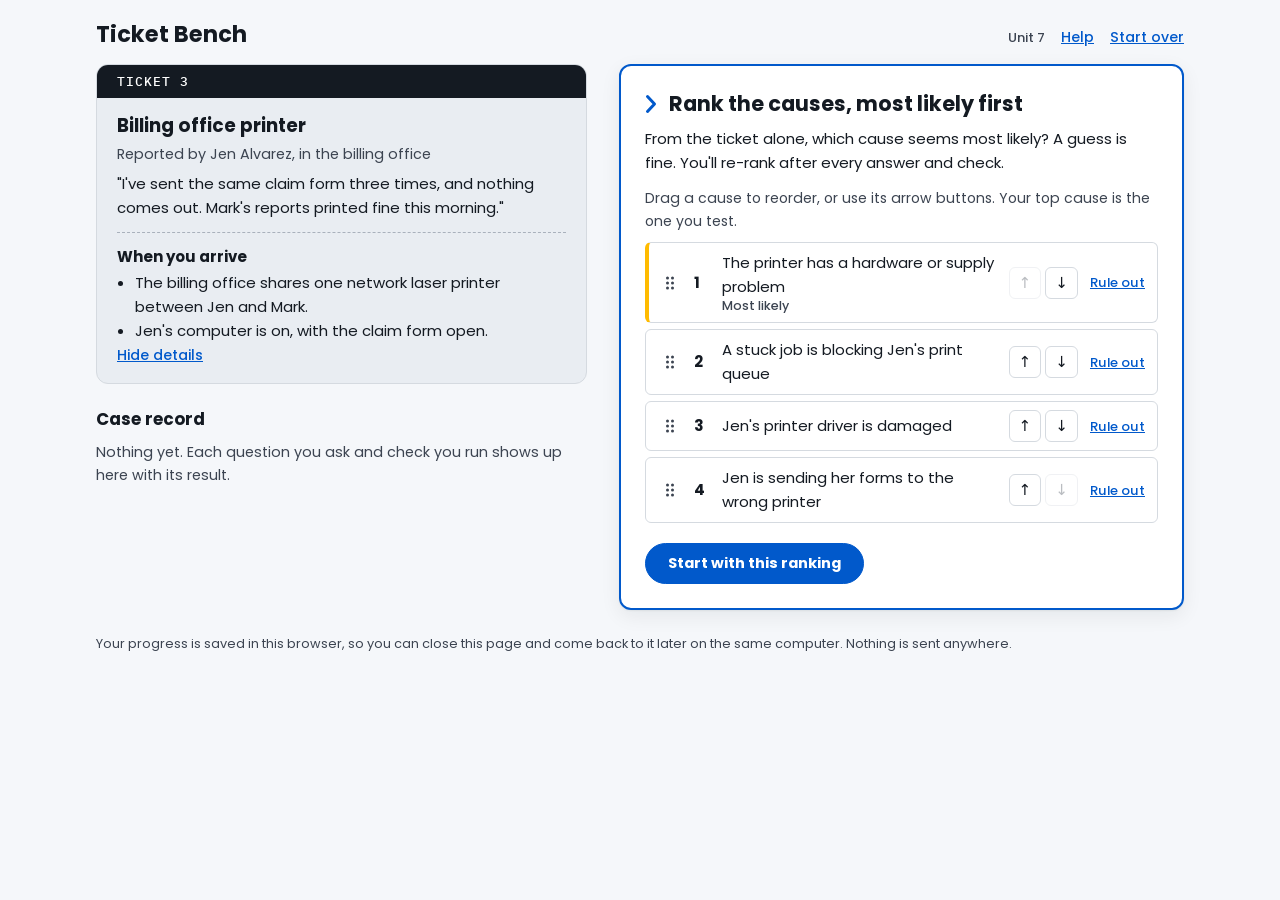
<file: itm1-u7-billing-printer/index.html>
<!doctype html>
<html lang="en">
<head>
<meta charset="utf-8">
<meta name="viewport" content="width=device-width, initial-scale=1, viewport-fit=cover">
<meta name="robots" content="noindex">
<title>Billing office printer · Ticket Bench</title>
<link rel="preconnect" href="https://fonts.googleapis.com">
<link rel="stylesheet" href="https://fonts.googleapis.com/css2?family=Poppins:wght@400;500;700&family=IBM+Plex+Mono:wght@400;500&display=swap">
<link rel="stylesheet" href="../bench/v2/bench.css">
</head>
<body>
<div id="bench"></div>
<script type="application/json" id="scenario">
{
  "id": "itm1-u7-billing-printer",
  "course": "Unit 7",
  "ticket": "Ticket 3",
  "device": "Billing office printer",
  "reportedBy": "Jen Alvarez, in the billing office",
  "report": "I've sent the same claim form three times, and nothing comes out. Mark's reports printed fine this morning.",
  "arrival": [
    "The billing office shares one network laser printer between Jen and Mark.",
    "Jen's computer is on, with the claim form open."
  ],
  "hypotheses": [
    {
      "id": "printer",
      "label": "The printer has a hardware or supply problem",
      "name": "the printer itself"
    },
    {
      "id": "queue",
      "label": "A stuck job is blocking Jen's print queue",
      "name": "a stuck print job"
    },
    {
      "id": "driver",
      "label": "Jen's printer driver is damaged",
      "name": "Jen's printer driver"
    },
    {
      "id": "wrong",
      "label": "Jen is sending her forms to the wrong printer",
      "name": "the wrong printer"
    }
  ],
  "groups": [
    {
      "id": "ask",
      "label": "Ask Jen",
      "needsHypothesis": false
    },
    {
      "id": "look",
      "label": "Look and check",
      "needsHypothesis": true
    },
    {
      "id": "act",
      "label": "Make a change",
      "needsHypothesis": true,
      "needsRealHypothesis": true
    }
  ],
  "actions": [
    {
      "id": "ask-mark",
      "group": "ask",
      "label": "Can Mark print right now?",
      "value": "useful",
      "result": "\"He just sent one from his desk. It came out a few seconds later.\"",
      "note": "The printer prints for Mark, so a problem with the printer itself is unlikely. That points to something on Jen's computer, but not yet to one cause.",
      "pointsTo": null,
      "mayRuleOut": [
        "printer"
      ]
    },
    {
      "id": "ask-earlier",
      "group": "ask",
      "label": "Did you print anything else today?",
      "value": "key",
      "result": "\"Yes, the month-end report, first thing this morning, before I started on the claim forms. It's a long one, and it never came out.\"",
      "note": "A big job that never came out, sent before the trouble started, is a sign that it's stuck and holding up everything behind it.",
      "pointsTo": "queue"
    },
    {
      "id": "look-display",
      "group": "look",
      "label": "Look at the printer's display, paper and toner",
      "value": "low",
      "result": "The display says Ready, with no error. The paper tray is full, and the toner shows 60%.",
      "note": "No errors and plenty of supplies make a problem with the printer unlikely. It doesn't point to another cause.",
      "pointsTo": null,
      "mayRuleOut": [
        "printer"
      ]
    },
    {
      "id": "look-config",
      "group": "look",
      "label": "Print a configuration page from the printer's control panel",
      "value": "useful",
      "result": "A configuration page comes out clean, with the printer's IP address and settings.",
      "note": "The printer works on its own, with no computer involved, which rules out the printer. The problem is between Jen's computer and the printer.",
      "pointsTo": null,
      "rulesOut": [
        "printer"
      ]
    },
    {
      "id": "look-default",
      "group": "look",
      "label": "Check which printer Jen's forms go to",
      "value": "useful",
      "result": "In Printers & scanners, the billing office printer is set as the default and shows Ready. The print dialog in the claims program has it selected too.",
      "note": "Jen is sending to the right printer, so that cause is ruled out. It doesn't point to one of the others.",
      "pointsTo": null,
      "rulesOut": [
        "wrong"
      ]
    },
    {
      "id": "look-queue",
      "group": "look",
      "label": "Open the print queue on Jen's computer",
      "value": "key",
      "result": "At the top of the queue is a 48-page job from 8:12 this morning, marked \"Error - Printing.\" Jen's three claim forms are waiting behind it.",
      "note": "This is the check that decides it. The stuck job at the top is holding up everything behind it.",
      "pointsTo": "queue"
    },
    {
      "id": "look-driver",
      "group": "look",
      "label": "Check the printer driver in Printers & scanners",
      "value": "low",
      "result": "Jen's computer uses the same driver version as Mark's, installed in the spring. Windows reports no problems with it.",
      "note": "The driver matches the one that works on Mark's computer, so a damaged driver is unlikely. It doesn't point anywhere else.",
      "pointsTo": null,
      "mayRuleOut": [
        "driver"
      ]
    },
    {
      "id": "act-restart-printer",
      "group": "act",
      "label": "Turn the printer off and back on",
      "value": "low",
      "result": "The printer restarts and shows Ready. Jen's forms still don't come out.",
      "note": "Restarting the printer didn't help, and it interrupted Mark too. It doesn't point toward one cause.",
      "pointsTo": null,
      "mayRuleOut": [
        "printer"
      ]
    },
    {
      "id": "act-reinstall",
      "group": "act",
      "label": "Reinstall the printer driver on Jen's computer",
      "value": "premature",
      "refusal": "Not yet. Reinstalling the driver takes time, and nothing you've found shows the driver is the problem. Find the cause first."
    },
    {
      "id": "act-toner",
      "group": "act",
      "label": "Replace the toner cartridge",
      "value": "premature",
      "refusal": "Not yet. The toner shows 60%, and the printer prints for Mark. A new cartridge won't help."
    }
  ],
  "minFindingsToDiagnose": 2,
  "diagnosis": {
    "correct": "queue",
    "feedback": {
      "printer": "The printer prints Mark's pages and its own configuration page, and it shows no errors. The printer is working.",
      "driver": "A damaged driver usually shows an error or garbled pages, and Jen's driver matches the one working on Mark's computer.",
      "wrong": "Jen's computer sends to the billing office printer, and it's set as her default."
    },
    "keyEvidence": [
      "look-queue"
    ],
    "evidenceFeedback": "Pick the check that shows the stuck job: Jen's print queue. What Jen told you helps, but a check has to back it up."
  },
  "fixes": [
    {
      "id": "spooler",
      "label": "Restart the Print Spooler service right away",
      "feedback": "That clears a queue that won't cancel, but it throws out everything waiting, including Jen's forms. Try canceling the stuck job first, and restart the spooler only if it won't go."
    },
    {
      "id": "reboot",
      "label": "Restart Jen's computer",
      "feedback": "That often clears a stuck queue, but it interrupts Jen's work and leaves you not knowing what went wrong. Cancel the stuck job directly."
    },
    {
      "id": "cancel",
      "label": "Cancel the stuck job in Jen's print queue, then send the report again",
      "correct": true
    },
    {
      "id": "newdriver",
      "label": "Reinstall the printer driver",
      "feedback": "The driver is fine. The stuck job would still be sitting in the queue afterward."
    }
  ],
  "verify": "As soon as the stuck job is canceled, the three copies of Jen's claim form waiting in the queue print. A Windows test page prints, and the month-end report, sent again, prints all 48 pages. Mark can still print from his desk.",
  "prevention": [
    {
      "id": "second",
      "label": "Install a second printer just for Jen",
      "good": false,
      "feedback": "No. The printer works fine. A stuck job can happen on any printer."
    },
    {
      "id": "show",
      "label": "Show Jen how to open her print queue and cancel a stuck job",
      "good": true,
      "feedback": "Yes. Next time she can clear it herself in a minute."
    },
    {
      "id": "nightly",
      "label": "Turn the printer off every night",
      "good": false,
      "feedback": "No. The stuck job was on Jen's computer, not the printer."
    },
    {
      "id": "check",
      "label": "Ask Jen to check the queue before sending a job again",
      "good": true,
      "feedback": "Yes. Sending the same job again only adds to the pile behind a stuck one."
    }
  ],
  "debrief": {
    "summary": "The month-end report got stuck at the top of Jen's print queue this morning, and her claim forms were waiting behind it. The printer and Jen's settings were fine.",
    "mostInformative": [
      "Mark printing fine: it moved the problem from the printer to Jen's computer.",
      "The month-end report that never came out: it's the stuck job.",
      "Jen's print queue: the job marked \"Error - Printing\" at the top is the check that decides it."
    ],
    "note": "The configuration page was a good way to prove the printer works without any computer involved."
  },
  "reflection": [
    "What was your first working hypothesis, and what made you keep it or change it?",
    "Which check decided it, and what evidence justified your fix?"
  ],
  "ticketNote": null
}
</script>
<script src="../bench/v2/bench.js"></script>
</body>
</html>
</file>
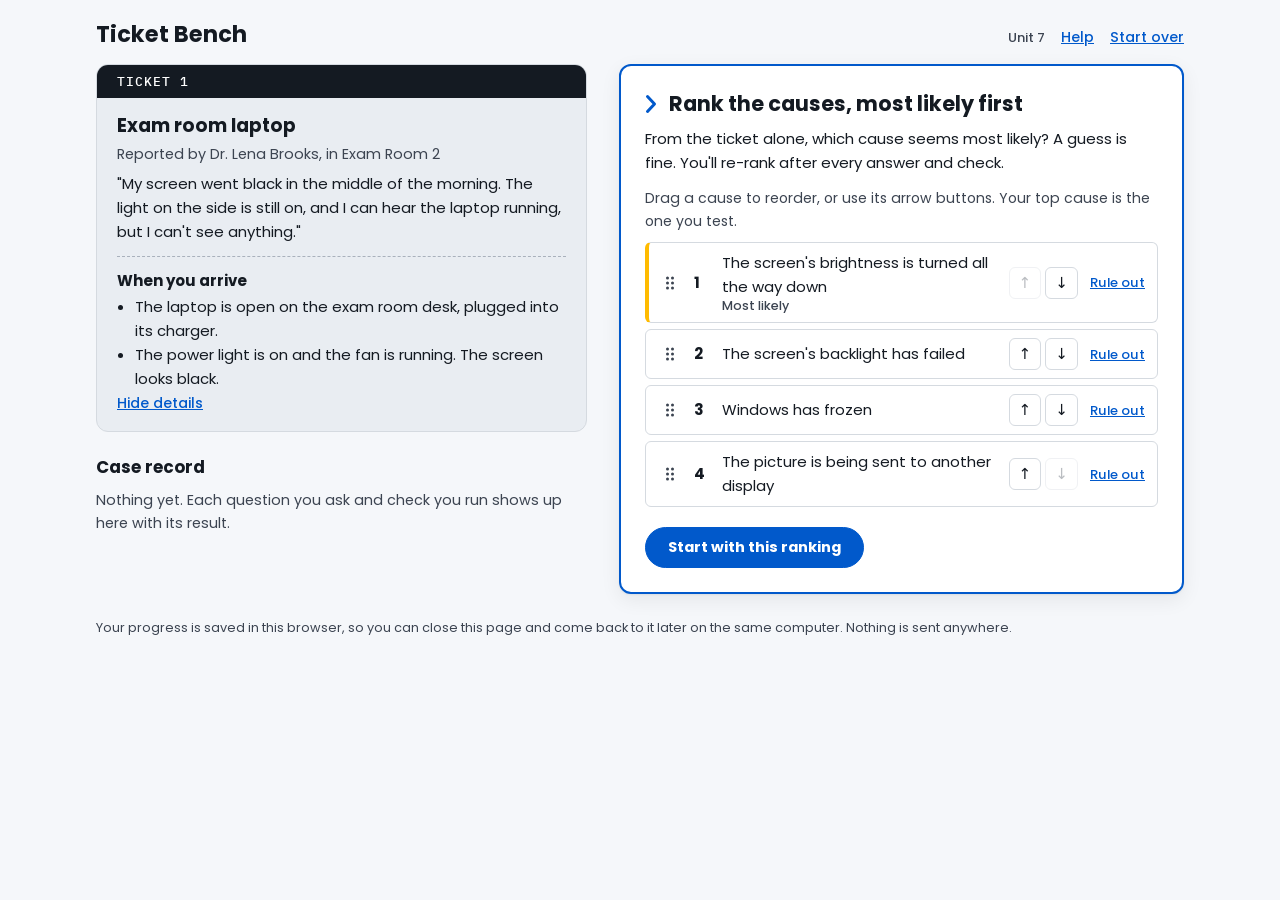
<file: itm1-u7-exam-room-laptop/index.html>
<!doctype html>
<html lang="en">
<head>
<meta charset="utf-8">
<meta name="viewport" content="width=device-width, initial-scale=1, viewport-fit=cover">
<meta name="robots" content="noindex">
<title>Exam room laptop · Ticket Bench</title>
<link rel="preconnect" href="https://fonts.googleapis.com">
<link rel="stylesheet" href="https://fonts.googleapis.com/css2?family=Poppins:wght@400;500;700&family=IBM+Plex+Mono:wght@400;500&display=swap">
<link rel="stylesheet" href="../bench/v2/bench.css">
</head>
<body>
<div id="bench"></div>
<script type="application/json" id="scenario">
{
 "id": "itm1-u7-exam-room-laptop",
 "course": "Unit 7",
 "ticket": "Ticket 1",
 "device": "Exam room laptop",
 "reportedBy": "Dr. Lena Brooks, in Exam Room 2",
 "report": "My screen went black in the middle of the morning. The light on the side is still on, and I can hear the laptop running, but I can't see anything.",
 "arrival": [
  "The laptop is open on the exam room desk, plugged into its charger.",
  "The power light is on and the fan is running. The screen looks black."
 ],
 "hypotheses": [
  {
   "id": "bright",
   "label": "The screen's brightness is turned all the way down",
   "name": "the brightness setting"
  },
  {
   "id": "backlight",
   "label": "The screen's backlight has failed",
   "name": "a failed backlight"
  },
  {
   "id": "frozen",
   "label": "Windows has frozen",
   "name": "a frozen computer"
  },
  {
   "id": "project",
   "label": "The picture is being sent to another display",
   "name": "the display output setting"
  }
 ],
 "groups": [
  {
   "id": "ask",
   "label": "Ask Dr. Brooks",
   "needsHypothesis": false
  },
  {
   "id": "look",
   "label": "Look and check",
   "needsHypothesis": true
  },
  {
   "id": "act",
   "label": "Make a change",
   "needsHypothesis": true,
   "needsRealHypothesis": true
  }
 ],
 "actions": [
  {
   "id": "ask-before",
   "group": "ask",
   "label": "What were you doing just before it went dark?",
   "value": "key",
   "result": "\"Wiping down the keyboard with a disinfectant cloth between patients. I looked up and the screen was black.\"",
   "note": "Wiping the keyboard presses keys, and the brightness keys sit along the top row. A failing backlight or a frozen computer wouldn't line up so neatly with the wipe.",
   "pointsTo": "bright"
  },
  {
   "id": "ask-dropped",
   "group": "ask",
   "label": "Has the laptop been dropped or bumped?",
   "value": "useful",
   "result": "\"No. It lives on this desk.\"",
   "note": "No knock makes a damaged screen or backlight less likely, but it doesn't point to one cause.",
   "pointsTo": null
  },
  {
   "id": "look-caps",
   "group": "look",
   "label": "Press Caps Lock and watch its light",
   "value": "useful",
   "result": "The Caps Lock light turns on and off each time you press the key.",
   "note": "The laptop is responding to the keyboard, so Windows hasn't frozen. That narrows the list, but the other causes all fit a laptop that responds.",
   "pointsTo": null,
   "rulesOut": [
    "frozen"
   ]
  },
  {
   "id": "look-light",
   "group": "look",
   "label": "Look closely at the screen with a flashlight",
   "value": "useful",
   "result": "With your phone's flashlight held close, you can just make out the sign-in screen.",
   "note": "There's a picture on the screen; it just isn't lit. That fits a failed backlight and a brightness turned all the way down equally well, so it doesn't point to one.",
   "pointsTo": null
  },
  {
   "id": "look-monitor",
   "group": "look",
   "label": "Plug in an external monitor",
   "value": "useful",
   "sets": "monitor",
   "result": "The sign-in screen appears on the external monitor, clear and bright. The laptop's own screen stays dark.",
   "note": "The laptop is running and sending a picture, so Windows hasn't frozen. The problem is in how the laptop's own screen shows the picture, which could still be a setting such as brightness. The picture wasn't being sent anywhere else before; nothing was plugged in until now. The external monitor also lets you see Settings to check it.",
   "pointsTo": null,
   "mayRuleOut": [
    "frozen"
   ]
  },
  {
   "id": "look-display",
   "group": "look",
   "label": "Open Display settings",
   "value": "key",
   "requires": "monitor",
   "requiresText": "You can't see the laptop's screen well enough to use Settings. Plug in an external monitor first.",
   "result": "Settings, System, Display shows two displays. The laptop's built-in screen is turned on, and its brightness slider is at 0%.",
   "note": "The built-in screen is on and set to 0%. That's the cause, and it rules out the picture being sent elsewhere.",
   "pointsTo": "bright",
   "rulesOut": [
    "project"
   ]
  },
  {
   "id": "look-project",
   "group": "look",
   "label": "Press Windows+P to see the display mode",
   "value": "low",
   "result": "The projection menu shows \"PC screen only\" selected.",
   "note": "The picture is meant for the laptop's own screen, so it isn't being sent elsewhere. That rules one cause out without pointing to another.",
   "pointsTo": null,
   "rulesOut": [
    "project"
   ]
  },
  {
   "id": "look-driver",
   "group": "look",
   "label": "Check the display driver in Device Manager",
   "value": "low",
   "requires": "monitor",
   "requiresText": "You can't see the laptop's screen well enough to use Device Manager. Plug in an external monitor first.",
   "result": "The display adapter shows no warning sign, and the driver hasn't changed in two months.",
   "note": "A healthy driver doesn't point to any one cause. The picture reaching the external monitor already showed the graphics are working.",
   "pointsTo": null
  },
  {
   "id": "act-restart",
   "group": "act",
   "label": "Restart the laptop",
   "value": "low",
   "result": "The laptop restarts. You hear the startup sound, and the laptop's screen is still black, with the faint sign-in screen visible up close.",
   "note": "A restart clears a frozen computer, and this one wasn't frozen. The screen staying dark doesn't point to one of the remaining causes.",
   "pointsTo": null,
   "rulesOut": [
    "frozen"
   ]
  },
  {
   "id": "act-screen",
   "group": "act",
   "label": "Order a replacement screen",
   "value": "premature",
   "refusal": "Not yet. A new screen costs money and takes days to arrive, and nothing you've found shows the screen or backlight has failed. Check the settings first."
  }
 ],
 "minFindingsToDiagnose": 2,
 "diagnosis": {
  "correct": "bright",
  "feedback": {
   "backlight": "A failed backlight would also leave a faint picture, but it wouldn't show up in Settings as brightness at 0%, and it wouldn't happen right as the keyboard was wiped.",
   "frozen": "The Caps Lock light responds and the laptop sends a clear picture to an external monitor, so Windows is running.",
   "project": "Display settings show the laptop's own screen is turned on, and Windows+P shows \"PC screen only.\" The picture is going to the right place."
  },
  "keyEvidence": [
   "look-display"
  ],
  "evidenceFeedback": "Pick the check that shows the brightness specifically: the 0% setting in Display settings. What Dr. Brooks told you helps, but a check has to back it up."
 },
 "fixes": [
  {
   "id": "driver",
   "label": "Reinstall the display driver",
   "feedback": "The driver is fine; the picture reaches the external monitor. Reinstalling it won't change the brightness setting."
  },
  {
   "id": "raise",
   "label": "Turn the brightness up, then unplug the external monitor",
   "correct": true
  },
  {
   "id": "replace",
   "label": "Replace the screen",
   "feedback": "The screen works; it's set to 0%. Turn the brightness up first."
  },
  {
   "id": "external",
   "label": "Leave the external monitor plugged in for Dr. Brooks to use",
   "feedback": "That works around the problem instead of fixing it, and it leaves Dr. Brooks with an extra monitor on a small exam room desk."
  }
 ],
 "verify": "With the brightness at 70% and the external monitor unplugged, the laptop's own screen shows a clear picture. Dr. Brooks signs in and opens the records system without a problem.",
 "prevention": [
  {
   "id": "lock",
   "label": "Show Dr. Brooks how to lock the laptop (Windows+L) or close the lid before wiping the keyboard",
   "good": true,
   "feedback": "Yes. A locked or closed laptop ignores stray key presses, and it protects patient records while the screen is unattended."
  },
  {
   "id": "disable",
   "label": "Turn off the brightness keys in the firmware settings",
   "good": false,
   "feedback": "No. That takes away a control she needs and doesn't stop other stray key presses."
  },
  {
   "id": "keys",
   "label": "Show her which keys turn the brightness up and down",
   "good": true,
   "feedback": "Yes. If it happens again, she can fix it herself in seconds."
  },
  {
   "id": "no-wipe",
   "label": "Ask her to stop wiping the keyboard",
   "good": false,
   "feedback": "No. Cleaning between patients is part of infection control. Locking the laptop first solves the problem."
  }
 ],
 "debrief": {
  "summary": "The laptop's screen brightness was turned down to 0%, most likely by the brightness keys while Dr. Brooks wiped the keyboard. The laptop and screen were fine.",
  "mostInformative": [
   "What she was doing just before: the keyboard wipe lines up with the brightness keys on the top row.",
   "The external monitor: it showed the laptop was running and gave you a screen to check Settings on.",
   "Display settings: the built-in screen at 0% is the check that decides it."
  ],
  "note": "The flashlight check was worth doing, since it shows the picture is there, but a failed backlight and a 0% brightness look the same under a flashlight."
 },
 "reflection": [
  "What was your first working hypothesis, and what made you keep it or change it?",
  "Which check decided it, and what evidence justified your fix?"
 ],
 "ticketNote": null
}
</script>
<script src="../bench/v2/bench.js"></script>
</body>
</html>
</file>
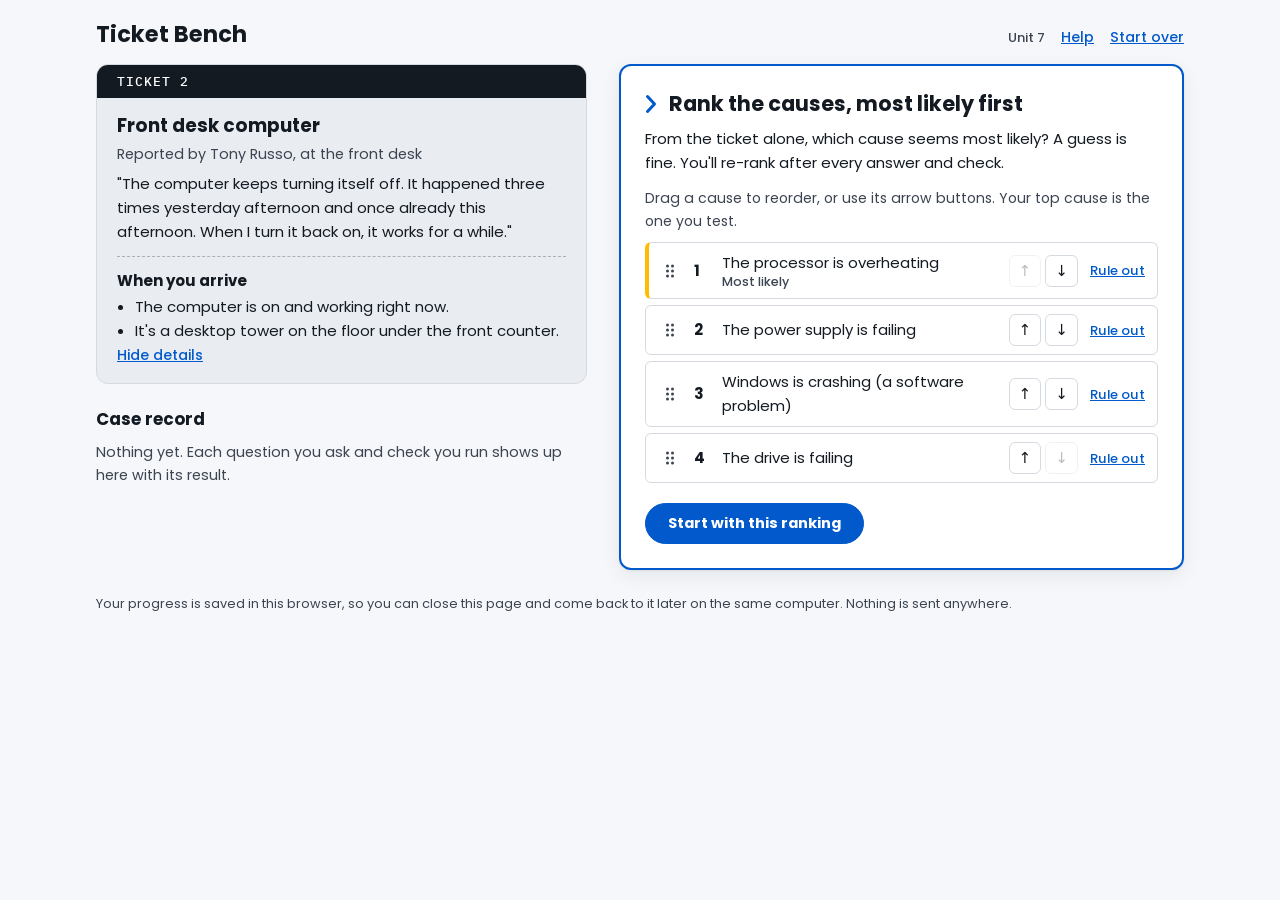
<file: itm1-u7-front-desk-computer/index.html>
<!doctype html>
<html lang="en">
<head>
<meta charset="utf-8">
<meta name="viewport" content="width=device-width, initial-scale=1, viewport-fit=cover">
<meta name="robots" content="noindex">
<title>Front desk computer · Ticket Bench</title>
<link rel="preconnect" href="https://fonts.googleapis.com">
<link rel="stylesheet" href="https://fonts.googleapis.com/css2?family=Poppins:wght@400;500;700&family=IBM+Plex+Mono:wght@400;500&display=swap">
<link rel="stylesheet" href="../bench/v2/bench.css">
</head>
<body>
<div id="bench"></div>
<script type="application/json" id="scenario">
{
 "id": "itm1-u7-front-desk-computer",
 "course": "Unit 7",
 "ticket": "Ticket 2",
 "device": "Front desk computer",
 "reportedBy": "Tony Russo, at the front desk",
 "report": "The computer keeps turning itself off. It happened three times yesterday afternoon and once already this afternoon. When I turn it back on, it works for a while.",
 "arrival": [
  "The computer is on and working right now.",
  "It's a desktop tower on the floor under the front counter."
 ],
 "hypotheses": [
  {
   "id": "heat",
   "label": "The processor is overheating",
   "name": "overheating"
  },
  {
   "id": "psu",
   "label": "The power supply is failing",
   "name": "a failing power supply"
  },
  {
   "id": "windows",
   "label": "Windows is crashing (a software problem)",
   "name": "a Windows problem"
  },
  {
   "id": "drive",
   "label": "The drive is failing",
   "name": "a failing drive"
  }
 ],
 "groups": [
  {
   "id": "ask",
   "label": "Ask Tony",
   "needsHypothesis": false
  },
  {
   "id": "look",
   "label": "Look and check",
   "needsHypothesis": true
  },
  {
   "id": "act",
   "label": "Make a change",
   "needsHypothesis": true,
   "needsRealHypothesis": true
  }
 ],
 "actions": [
  {
   "id": "ask-when",
   "group": "ask",
   "label": "When does it happen?",
   "value": "key",
   "result": "\"Afternoons. Usually an hour or two after lunch. Mornings are fine.\"",
   "note": "A pattern tied to the time of day points to something in the room that changes, like temperature. A failing part or a software fault would show up at any hour.",
   "pointsTo": "heat"
  },
  {
   "id": "ask-change",
   "group": "ask",
   "label": "Has anything changed lately?",
   "value": "key",
   "result": "\"Nothing new on the computer. We did start running a little space heater under the desk a couple of weeks ago, when it got cold.\"",
   "note": "No new software makes a Windows problem less likely, and the heater started about when the shutdowns did.",
   "pointsTo": "heat"
  },
  {
   "id": "ask-screen",
   "group": "ask",
   "label": "What's on the screen when it shuts off?",
   "value": "useful",
   "result": "\"No message. The screen just goes black and the fans stop. It comes back when I press the power button.\"",
   "note": "No message and no restart makes a Windows crash or a failing drive less likely. The power simply cutting off fits heat and a failing power supply equally well, so this narrows the list without pointing to one.",
   "pointsTo": null
  },
  {
   "id": "look-desk",
   "group": "look",
   "label": "Look around the workstation",
   "value": "key",
   "result": "The tower sits in the corner, about two inches from the wall. A small space heater sits a foot away, pointed at the chair. The air intake on the front of the case is gray with dust.",
   "note": "Warm air from the heater, a blocked intake and no room to breathe all make the inside of the case hotter. The heat could also reach the power supply, so keep that in mind until a test separates them.",
   "pointsTo": "heat"
  },
  {
   "id": "look-events",
   "group": "look",
   "label": "Check Event Viewer for the shutdowns",
   "value": "useful",
   "forbiddenWhen": "unplugged",
   "forbiddenText": "The computer is off. Plug it back in and start it first.",
   "result": "System log: four Kernel-Power errors (Event ID 41), \"The system has rebooted without cleanly shutting down first.\" All four are between 1:40 and 3:15 p.m. None has a stop code from a crash.",
   "note": "Event ID 41 says the power cut out without a clean shutdown. It doesn't say why, so it doesn't point to one cause. The missing stop code does make a Windows crash less likely.",
   "pointsTo": null,
   "mayRuleOut": [
    "windows"
   ]
  },
  {
   "id": "look-temp",
   "group": "look",
   "label": "Watch the processor temperature while Tony works",
   "value": "key",
   "forbiddenWhen": "unplugged",
   "forbiddenText": "The computer is off. Plug it back in and start it first.",
   "result": "HWMonitor, with the heater on: 71 °C at idle, then climbing past 100 °C within ten minutes of normal front-desk work. The computer shuts off at 104 °C.",
   "note": "This is the test that decides it. The shutdown comes right as the processor reaches its limit, which is the computer protecting itself from heat.",
   "pointsTo": "heat",
   "mayRuleOut": [
    "psu"
   ]
  },
  {
   "id": "act-unplug",
   "group": "act",
   "label": "Shut it down and unplug it",
   "value": "setup",
   "sets": "unplugged",
   "repeatable": true,
   "hiddenWhen": "unplugged",
   "result": "Shut down from the Start menu, unplugged the power cord, and held the power button for five seconds to drain what was left."
  },
  {
   "id": "act-replug",
   "group": "act",
   "label": "Close the case, plug it back in and start it",
   "value": "setup",
   "clears": "unplugged",
   "repeatable": true,
   "shownWhen": "unplugged",
   "result": "Side panel on, power cord back in, and the computer starts normally."
  },
  {
   "id": "look-inside",
   "group": "look",
   "label": "Open the case and look at the cooling",
   "value": "key",
   "requires": "unplugged",
   "requiresText": "Shut it down and unplug it before you open the case.",
   "result": "The fins of the processor cooler are packed with gray dust, and the case fan's blades are coated. The cooler's fan spins freely when you turn it by hand.",
   "note": "Dust in the fins keeps the cooler from carrying heat away, even with its fan spinning.",
   "pointsTo": "heat"
  },
  {
   "id": "look-meter",
   "group": "look",
   "label": "Test the power supply's outputs with a multimeter",
   "value": "low",
   "requires": "unplugged",
   "requiresText": "Shut it down and unplug it before you open the case to reach the power supply.",
   "result": "The 12 V, 5 V and 3.3 V outputs all read within normal range. You measured them with the computer idle, not under an afternoon's load.",
   "note": "Normal readings make a failing power supply less likely, though a quick test with the computer idle can't rule it out. It doesn't point to another cause on its own.",
   "pointsTo": null
  },
  {
   "id": "look-updates",
   "group": "look",
   "label": "Check Windows Update",
   "value": "low",
   "forbiddenWhen": "unplugged",
   "forbiddenText": "The computer is off. Plug it back in and start it first.",
   "result": "Windows is up to date. The last update installed five weeks ago, before the shutdowns started.",
   "note": "Nothing changed in Windows when the shutdowns began, so a Windows problem looks less likely. It doesn't point anywhere else.",
   "pointsTo": null
  },
  {
   "id": "look-drive",
   "group": "look",
   "label": "Check the drive's health",
   "value": "low",
   "forbiddenWhen": "unplugged",
   "forbiddenText": "The computer is off. Plug it back in and start it first.",
   "result": "The drive's health report (SMART) says Good, with no reallocated sectors or errors.",
   "note": "A healthy drive report makes a failing drive very unlikely. It doesn't point to any other cause.",
   "pointsTo": null,
   "mayRuleOut": [
    "drive"
   ]
  },
  {
   "id": "act-psu",
   "group": "act",
   "label": "Replace the power supply",
   "value": "premature",
   "refusal": "Not yet. Nothing you've found shows the power supply is failing. Replacing a part on a guess costs money and time, and if heat is the cause, the computer will keep shutting off."
  },
  {
   "id": "act-reinstall",
   "group": "act",
   "label": "Reinstall Windows",
   "value": "premature",
   "refusal": "Not yet. Reinstalling takes hours and wipes the computer's setup, and there's no sign of a software problem. Find the cause first."
  }
 ],
 "minFindingsToDiagnose": 2,
 "diagnosis": {
  "correct": "heat",
  "feedback": {
   "psu": "A failing power supply doesn't explain why the shutdowns happen only in the afternoon, or why the processor climbs past 100 °C right before each one.",
   "windows": "A Windows crash usually shows a blue error screen and leaves a stop code. These shutdowns have neither, and nothing in Windows changed.",
   "drive": "A failing drive causes slowdowns, errors and crashes, not a clean loss of power. Nothing you've seen points to the drive."
  },
  "keyEvidence": [
   "look-temp",
   "look-inside",
   "look-desk"
  ],
  "evidenceFeedback": "Pick at least one check that points to heat specifically: the temperature readings, the dust inside, or the heater beside the case. What Tony told you helps, but a check has to back it up."
 },
 "fixes": [
  {
   "id": "new-cooler",
   "label": "Replace the processor cooler with a bigger one",
   "feedback": "That's more than this needs. The cooler works; it's clogged. Clean it first, and replace it only if temperatures stay high."
  },
  {
   "id": "paste",
   "label": "Remove the cooler and reapply thermal paste",
   "feedback": "Thermal paste is worth checking if cleaning doesn't bring temperatures down, but it doesn't explain why the problem started a couple of weeks ago. Start with the dust and the heater."
  },
  {
   "id": "slow",
   "label": "Lower the processor's speed in the firmware settings so it runs cooler",
   "feedback": "That hides the symptom and leaves Tony with a slower computer. Fix what's making it hot."
  },
  {
   "id": "clean-move",
   "label": "Clean the dust out of the fans and cooler, and move the tower out of the corner and away from the heater",
   "correct": true
  }
 ],
 "verify": "After cleaning and moving the tower, HWMonitor shows the processor peaking at 68 °C during the same afternoon work, with the heater on across the room. The computer runs from noon to closing without shutting off, and the records system and label printer both work.",
 "prevention": [
  {
   "id": "psu-anyway",
   "label": "Replace the power supply anyway, to be safe",
   "good": false,
   "feedback": "No. The power supply tested fine, and the shutdowns stopped once the heat was dealt with."
  },
  {
   "id": "schedule",
   "label": "Add the front desk computer to a cleaning schedule every few months",
   "good": true,
   "feedback": "Yes. Floor-level desktops collect dust fastest."
  },
  {
   "id": "space",
   "label": "Keep the tower out of the corner, with space around it and the heater pointed away",
   "good": true,
   "feedback": "Yes. This deals with the conditions that started it."
  },
  {
   "id": "no-updates",
   "label": "Turn off Windows updates",
   "good": false,
   "feedback": "No. Updates had nothing to do with this, and turning them off leaves the computer unprotected."
  }
 ],
 "debrief": {
  "summary": "The processor was overheating and the computer shut itself off to protect it. Dust clogged the cooler and intake, and the space heater and the tight corner made the case hotter in the afternoon.",
  "mostInformative": [
   "The afternoon pattern (ask when it happens): it points away from a failing part and toward something in the room.",
   "The processor temperature: the shutdown came right at the processor's limit. This is the check that decides it.",
   "The dust inside and the heater beside the case: they explain why it overheats now and not before."
  ],
  "note": "Event ID 41 was worth checking, but it only says the power cut out. It never says why."
 },
 "reflection": [
  "What was your first working hypothesis, and what made you keep it or change it?",
  "Which check decided it, and what evidence justified your fix?"
 ],
 "ticketNote": null
}
</script>
<script src="../bench/v2/bench.js"></script>
</body>
</html>
</file>
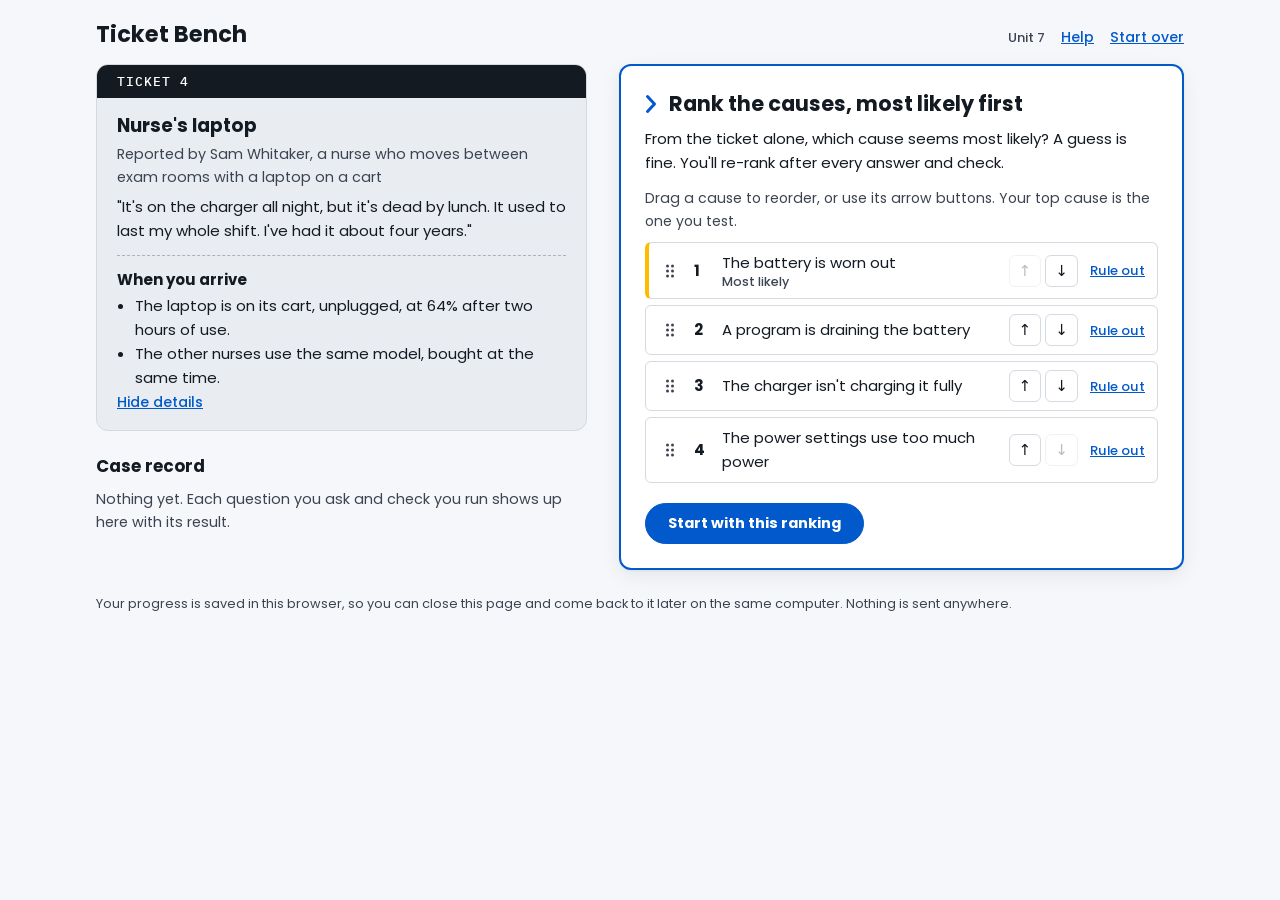
<file: itm1-u7-nurse-laptop/index.html>
<!doctype html>
<html lang="en">
<head>
<meta charset="utf-8">
<meta name="viewport" content="width=device-width, initial-scale=1, viewport-fit=cover">
<meta name="robots" content="noindex">
<title>Nurse&#x27;s laptop · Ticket Bench</title>
<link rel="preconnect" href="https://fonts.googleapis.com">
<link rel="stylesheet" href="https://fonts.googleapis.com/css2?family=Poppins:wght@400;500;700&family=IBM+Plex+Mono:wght@400;500&display=swap">
<link rel="stylesheet" href="../bench/v2/bench.css">
</head>
<body>
<div id="bench"></div>
<script type="application/json" id="scenario">
{
 "id": "itm1-u7-nurse-laptop",
 "course": "Unit 7",
 "ticket": "Ticket 4",
 "device": "Nurse's laptop",
 "reportedBy": "Sam Whitaker, a nurse who moves between exam rooms with a laptop on a cart",
 "report": "It's on the charger all night, but it's dead by lunch. It used to last my whole shift. I've had it about four years.",
 "arrival": [
  "The laptop is on its cart, unplugged, at 64% after two hours of use.",
  "The other nurses use the same model, bought at the same time."
 ],
 "hypotheses": [
  {
   "id": "battery",
   "label": "The battery is worn out",
   "name": "a worn-out battery"
  },
  {
   "id": "program",
   "label": "A program is draining the battery",
   "name": "a program using too much power"
  },
  {
   "id": "charger",
   "label": "The charger isn't charging it fully",
   "name": "the charger"
  },
  {
   "id": "settings",
   "label": "The power settings use too much power",
   "name": "the power settings"
  }
 ],
 "groups": [
  {
   "id": "ask",
   "label": "Ask Sam",
   "needsHypothesis": false
  },
  {
   "id": "look",
   "label": "Look and check",
   "needsHypothesis": true
  },
  {
   "id": "act",
   "label": "Make a change",
   "needsHypothesis": true,
   "needsRealHypothesis": true
  }
 ],
 "actions": [
  {
   "id": "ask-when",
   "group": "ask",
   "label": "When did you first notice it?",
   "value": "key",
   "result": "\"It's been getting worse for months. Last spring it lasted all day. Now I'm hunting for an outlet by eleven.\"",
   "note": "A slow decline over months is how a battery wears out. A new program or a changed setting would usually make it drop off suddenly.",
   "pointsTo": "battery"
  },
  {
   "id": "ask-new",
   "group": "ask",
   "label": "Have you installed anything or changed any settings?",
   "value": "useful",
   "result": "\"No. IT set it up, and I just use the charting program and the browser.\"",
   "note": "Nothing new makes a program or a changed setting less likely, though it doesn't rule them out. It doesn't point to one cause.",
   "pointsTo": null
  },
  {
   "id": "look-charge",
   "group": "look",
   "label": "Check that it charges to 100%",
   "value": "useful",
   "result": "The charger's light comes on when it's plugged in, and the battery icon shows 100% each morning, according to Sam and the overnight history in Settings.",
   "note": "The charger is doing its job, so that cause is ruled out. A full charge that doesn't last fits several causes.",
   "pointsTo": null,
   "rulesOut": [
    "charger"
   ]
  },
  {
   "id": "look-usage",
   "group": "look",
   "label": "Look at battery usage by app in Settings",
   "value": "useful",
   "result": "The charting program and the browser use most of the battery, the same pattern as on another nurse's laptop. No background program stands out.",
   "note": "Sam's laptop uses power the same way as the others, so no program is draining it. It doesn't point to one of the other causes.",
   "pointsTo": null,
   "rulesOut": [
    "program"
   ]
  },
  {
   "id": "look-settings",
   "group": "look",
   "label": "Check the brightness and power mode",
   "value": "low",
   "result": "Brightness is at 50% and the power mode is Balanced, the same as on the other nurses' laptops.",
   "note": "Sam's settings match laptops that last a full shift, so they aren't the problem. This doesn't point anywhere else.",
   "pointsTo": null,
   "rulesOut": [
    "settings"
   ]
  },
  {
   "id": "look-report",
   "group": "look",
   "label": "Run a battery report (powercfg /batteryreport)",
   "value": "key",
   "result": "Design capacity: 54,000 mWh. Full charge capacity: 17,800 mWh. Cycle count: 1,140. (mWh, milliwatt-hours, measures how much charge the battery holds.)",
   "note": "This is the check that decides it. The battery now holds about a third of the charge it held when new.",
   "pointsTo": "battery"
  },
  {
   "id": "look-case",
   "group": "look",
   "label": "Check the battery for swelling",
   "value": "useful",
   "result": "The laptop sits flat on the desk, the case isn't bulging, and the touchpad clicks normally.",
   "note": "No swelling means the battery is safe to keep using until a new one arrives. A bulging battery would need to come out right away. This doesn't point to one cause.",
   "pointsTo": null
  },
  {
   "id": "act-saver",
   "group": "act",
   "label": "Turn on battery saver and test it for an hour",
   "value": "low",
   "result": "With battery saver on, the laptop drops from 64% to 41% in an hour of charting, about the same as before.",
   "note": "Saving power barely changed how fast it drains, so the settings aren't the problem. This doesn't point to one cause on its own.",
   "pointsTo": null,
   "rulesOut": [
    "settings"
   ]
  },
  {
   "id": "act-reinstall",
   "group": "act",
   "label": "Reinstall Windows",
   "value": "premature",
   "refusal": "Not yet. Reinstalling wipes the laptop's setup and takes hours away from Sam's shift, and nothing you've found points to software."
  },
  {
   "id": "act-charger",
   "group": "act",
   "label": "Replace the charger",
   "value": "premature",
   "refusal": "Not yet. The laptop charges to 100%, so the charger is working. A new one won't change how long the charge lasts."
  }
 ],
 "minFindingsToDiagnose": 2,
 "diagnosis": {
  "correct": "battery",
  "feedback": {
   "program": "Battery usage looks the same as on the other nurses' laptops, and Sam hasn't installed anything.",
   "charger": "The laptop charges to 100% every night, so the charger works. The problem is how long the charge lasts.",
   "settings": "Sam's brightness and power mode match laptops that last a full shift, and battery saver barely helped."
  },
  "keyEvidence": [
   "look-report"
  ],
  "evidenceFeedback": "Pick the check that shows the battery specifically: the battery report. What Sam told you helps, but a check has to back it up."
 },
 "fixes": [
  {
   "id": "saver",
   "label": "Leave battery saver on and lower the brightness",
   "feedback": "That helps a little, but a battery that holds a third of its charge still won't last a shift. Replace the battery."
  },
  {
   "id": "newlaptop",
   "label": "Replace the whole laptop",
   "feedback": "The rest of the laptop works fine and matches the other nurses'. A new battery fixes this for much less."
  },
  {
   "id": "replace",
   "label": "Order a replacement battery, and keep the charger on the cart until it arrives",
   "correct": true
  },
  {
   "id": "drain",
   "label": "Drain the battery completely and recharge it to recalibrate it",
   "feedback": "That can correct the percentage the battery shows, but it doesn't bring back lost capacity. The battery report already shows the real capacity."
  }
 ],
 "verify": "With the new battery in, a battery report shows a full charge capacity of 53,600 mWh. Sam works a full shift on the cart and finishes with 30% left.",
 "prevention": [
  {
   "id": "yearly",
   "label": "Run battery reports on the clinic's laptops once a year and replace batteries before they fail a shift",
   "good": true,
   "feedback": "Yes. The other nurses' laptops are the same age, so their batteries are likely wearing too."
  },
  {
   "id": "weekly-drain",
   "label": "Drain the battery completely every week",
   "good": false,
   "feedback": "No. Deep drains wear a modern battery faster, not slower."
  },
  {
   "id": "unplug",
   "label": "Never charge it overnight",
   "good": false,
   "feedback": "No. Sam needs a full charge to start the shift. A battery-care setting handles long charging better."
  },
  {
   "id": "care",
   "label": "Turn on the maker's battery-care setting, if it has one, that stops charging short of 100% when the laptop is plugged in for long stretches",
   "good": true,
   "feedback": "Yes. Sitting at a full charge for hours wears a battery faster."
  }
 ],
 "debrief": {
  "summary": "The battery is worn out after about four years. It now holds about a third of the charge it held when new, so a full charge doesn't last until lunch.",
  "mostInformative": [
   "When it started: a slow decline over months is how batteries wear out.",
   "Battery usage compared with another nurse's laptop: it ruled out a program draining the battery.",
   "The battery report: a full charge capacity of 17,800 mWh against 54,000 mWh when new is the check that decides it."
  ],
  "note": "The swelling check doesn't find the cause, but it's worth doing on any old battery, because a swollen one is a safety problem."
 },
 "reflection": [
  "What was your first working hypothesis, and what made you keep it or change it?",
  "Which check decided it, and what evidence justified your fix?"
 ],
 "ticketNote": null
}
</script>
<script src="../bench/v2/bench.js"></script>
</body>
</html>
</file>
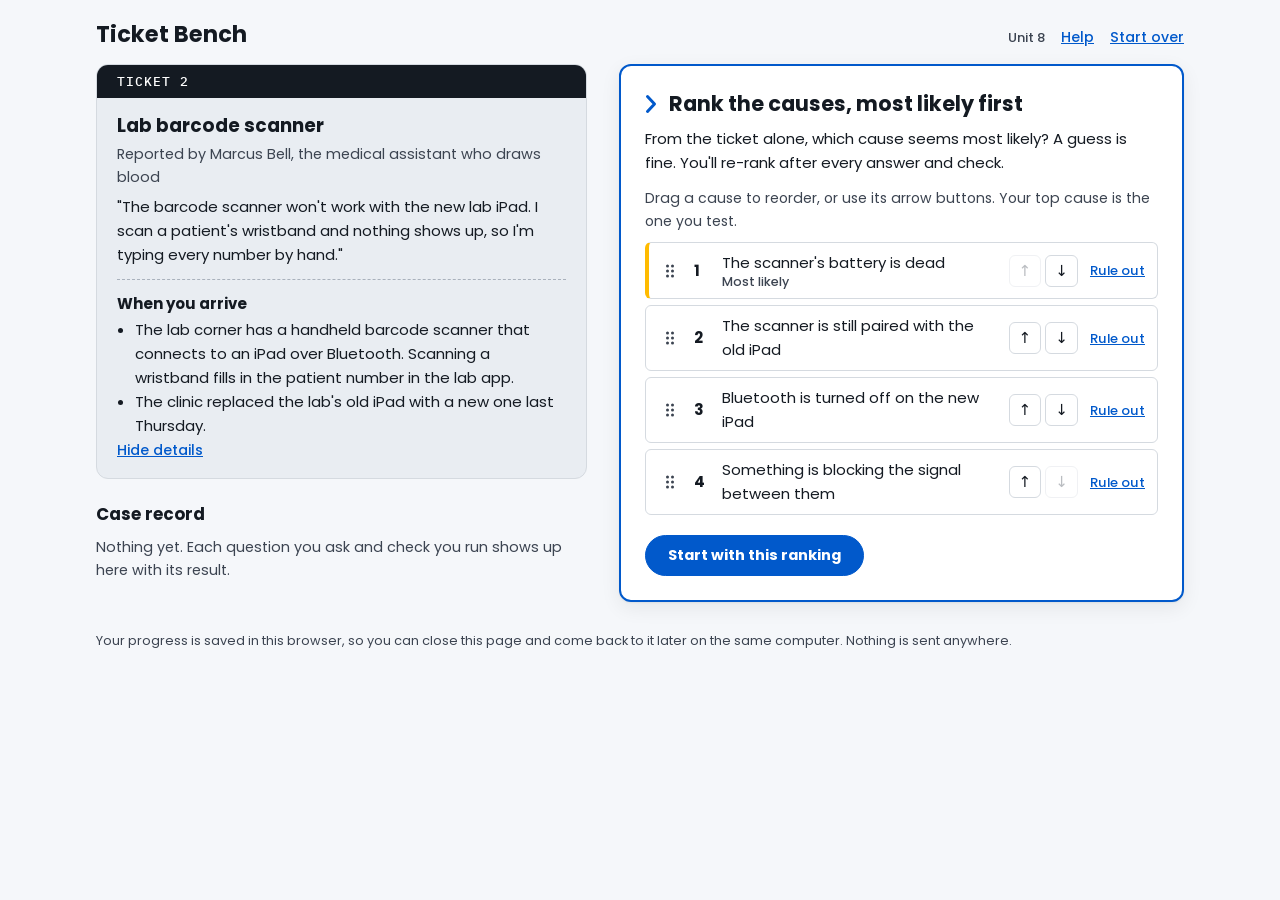
<file: itm1-u8-lab-scanner-bluetooth/index.html>
<!doctype html>
<html lang="en">
<head>
<meta charset="utf-8">
<meta name="viewport" content="width=device-width, initial-scale=1, viewport-fit=cover">
<meta name="robots" content="noindex">
<title>Lab barcode scanner · Ticket Bench</title>
<link rel="preconnect" href="https://fonts.googleapis.com">
<link rel="stylesheet" href="https://fonts.googleapis.com/css2?family=Poppins:wght@400;500;700&family=IBM+Plex+Mono:wght@400;500&display=swap">
<link rel="stylesheet" href="../bench/v2/bench.css">
</head>
<body>
<div id="bench"></div>
<script type="application/json" id="scenario">
{
 "id": "itm1-u8-lab-scanner-bluetooth",
 "course": "Unit 8",
 "ticket": "Ticket 2",
 "device": "Lab barcode scanner",
 "reportedBy": "Marcus Bell, the medical assistant who draws blood",
 "report": "The barcode scanner won't work with the new lab iPad. I scan a patient's wristband and nothing shows up, so I'm typing every number by hand.",
 "arrival": [
  "The lab corner has a handheld barcode scanner that connects to an iPad over Bluetooth. Scanning a wristband fills in the patient number in the lab app.",
  "The clinic replaced the lab's old iPad with a new one last Thursday."
 ],
 "hypotheses": [
  {
   "id": "battery",
   "label": "The scanner's battery is dead",
   "name": "a dead battery"
  },
  {
   "id": "paired",
   "label": "The scanner is still paired with the old iPad",
   "name": "the old pairing"
  },
  {
   "id": "btoff",
   "label": "Bluetooth is turned off on the new iPad",
   "name": "Bluetooth being turned off"
  },
  {
   "id": "range",
   "label": "Something is blocking the signal between them",
   "name": "interference or distance"
  }
 ],
 "groups": [
  {
   "id": "ask",
   "label": "Ask Marcus",
   "needsHypothesis": false
  },
  {
   "id": "look",
   "label": "Look and check",
   "needsHypothesis": true
  },
  {
   "id": "act",
   "label": "Make a change",
   "needsHypothesis": true,
   "needsRealHypothesis": true
  }
 ],
 "actions": [
  {
   "id": "ask-what",
   "group": "ask",
   "label": "What happens when you pull the trigger?",
   "value": "useful",
   "result": "\"It beeps, and the red line comes on. It just never shows up on the iPad.\"",
   "note": "The scanner has power and reads the barcode, so a dead battery is unlikely. The number isn't reaching the iPad, which fits the other causes.",
   "pointsTo": null,
   "mayRuleOut": [
    "battery"
   ]
  },
  {
   "id": "ask-change",
   "group": "ask",
   "label": "Has anything changed?",
   "value": "key",
   "result": "\"Only the new iPad. The scanner worked fine with the old one right up until Thursday. The old iPad's in the supply drawer. Nobody turned it off.\"",
   "note": "The scanner stopped working the day the iPad was swapped, and the old iPad is still around. A Bluetooth accessory like this usually stays paired with the device it was set up with.",
   "pointsTo": "paired"
  },
  {
   "id": "look-battery",
   "group": "look",
   "label": "Check the scanner's battery light",
   "value": "low",
   "result": "The battery light is solid green. Marcus charges it on its stand every night.",
   "note": "The battery is charged, which rules it out. This doesn't point to another cause.",
   "pointsTo": null,
   "rulesOut": [
    "battery"
   ]
  },
  {
   "id": "look-bt",
   "group": "look",
   "label": "Open Settings, then Bluetooth, on the new iPad",
   "value": "useful",
   "result": "Bluetooth is on. The lab keyboard shows Connected under My Devices. The scanner isn't listed under My Devices or Other Devices.",
   "note": "Bluetooth is on and working, since the keyboard connects. The iPad can't see the scanner at all, which means the scanner isn't offering to pair. That doesn't say why yet.",
   "pointsTo": null,
   "rulesOut": [
    "btoff"
   ]
  },
  {
   "id": "look-close",
   "group": "look",
   "label": "Hold the scanner right next to the iPad and check again",
   "value": "low",
   "result": "With the scanner touching the iPad, it still doesn't appear in the Bluetooth list.",
   "note": "Distance and interference aren't the problem. This rules them out without pointing to another cause.",
   "pointsTo": null,
   "rulesOut": [
    "range"
   ]
  },
  {
   "id": "look-guide",
   "group": "look",
   "label": "Read the scanner's quick start guide",
   "value": "useful",
   "result": "\"The scanner connects to one host at a time. To pair with a new host, scan the Unpair barcode, then the Pairing Mode barcode. The blue light blinks quickly while the scanner is ready to pair.\"",
   "note": "Now you know how to put it in pairing mode, and that it only connects to one device at a time. The guide doesn't tell you which cause this is.",
   "pointsTo": null
  },
  {
   "id": "look-old",
   "group": "look",
   "label": "Turn on the old iPad and open its Bluetooth settings",
   "value": "key",
   "result": "As soon as the old iPad wakes up, its Bluetooth list shows the scanner as Connected. A test scan types a number into the old iPad's notes app.",
   "note": "This is the check that decides it. The scanner is still connected to the old iPad, so it isn't available to pair with the new one. It's also clearly powered and working.",
   "pointsTo": "paired",
   "rulesOut": [
    "battery"
   ]
  },
  {
   "id": "act-new",
   "group": "act",
   "label": "Order a replacement scanner",
   "value": "premature",
   "refusal": "Not yet. The scanner powers on and reads barcodes. Nothing you've found shows it's broken."
  },
  {
   "id": "act-reset",
   "group": "act",
   "label": "Reset the new iPad's network settings",
   "value": "premature",
   "refusal": "Not yet. The iPad's Bluetooth works with the keyboard, and a reset would erase its saved Wi-Fi networks too. Find the cause first."
  }
 ],
 "minFindingsToDiagnose": 2,
 "diagnosis": {
  "correct": "paired",
  "feedback": {
   "battery": "The scanner beeps, lights up, and shows a solid green battery light.",
   "btoff": "Bluetooth is on, and the lab keyboard is connected to the new iPad.",
   "range": "The scanner doesn't show up even when it's touching the iPad."
  },
  "keyEvidence": [
   "look-old"
  ],
  "evidenceFeedback": "Pick the check that shows the old pairing: the old iPad listing the scanner as Connected. The timing of the iPad swap helps, but a check has to back it up."
 },
 "fixes": [
  {
   "id": "keepold",
   "label": "Keep the old iPad turned on in the lab so the scanner works",
   "feedback": "That leaves the lab app on the new iPad still typing by hand, and an extra device with patient data sitting out. Move the pairing to the new iPad."
  },
  {
   "id": "repair",
   "label": "On the old iPad, forget the scanner. Then scan the scanner's Unpair and Pairing Mode barcodes and pair it with the new iPad",
   "correct": true
  },
  {
   "id": "newscanner",
   "label": "Order a new scanner for the new iPad",
   "feedback": "The scanner works; it's paired with the wrong iPad. Moving the pairing costs nothing."
  },
  {
   "id": "forgetonly",
   "label": "On the new iPad, turn Bluetooth off and on again",
   "feedback": "The new iPad isn't the problem. The scanner won't offer to pair until it's released from the old iPad, using the Unpair barcode in its guide."
  }
 ],
 "verify": "The new iPad lists the scanner as Connected under My Devices. Marcus scans the test barcode on the lab's practice label, and the test patient number fills in on the lab app. The old iPad no longer lists the scanner.",
 "prevention": [
  {
   "id": "btoff",
   "label": "Keep Bluetooth turned off on the clinic's iPads except when pairing",
   "good": false,
   "feedback": "No. The scanner and keyboard need Bluetooth on to work."
  },
  {
   "id": "retire",
   "label": "Add a step to the routine for retiring a device: forget its Bluetooth accessories, then wipe it and lock it away",
   "good": true,
   "feedback": "Yes. Any accessory paired with an old device will do this again, and a device left on and unlocked can expose patient data."
  },
  {
   "id": "label",
   "label": "Put a small label on the scanner naming the iPad it's paired with",
   "good": true,
   "feedback": "Yes. The next person to look at it knows where to check first."
  },
  {
   "id": "spare",
   "label": "Buy a spare scanner for each iPad",
   "good": false,
   "feedback": "No. One scanner works fine once it's paired with the right iPad."
  }
 ],
 "debrief": {
  "summary": "The scanner was still paired and connected to the old iPad in the supply drawer. This scanner connects to one device at a time, so it never offered to pair with the new one until it was unpaired with its own Unpair barcode.",
  "mostInformative": [
   "What changed: the scanner stopped the day the iPad was swapped.",
   "The new iPad's Bluetooth list: Bluetooth works there, but the scanner isn't offering to pair.",
   "The old iPad: the scanner shows as Connected there. That's the check that decides it."
  ],
  "note": "Holding the scanner next to the iPad was a quick way to rule out distance before opening anything else."
 },
 "reflection": [
  "What was your first working hypothesis, and what made you keep it or change it?",
  "Which check decided it, and what evidence justified your fix?",
  "Which kind of connection does the scanner use, and why did it fail?"
 ],
 "ticketNote": null
}
</script>
<script src="../bench/v2/bench.js"></script>
</body>
</html>
</file>
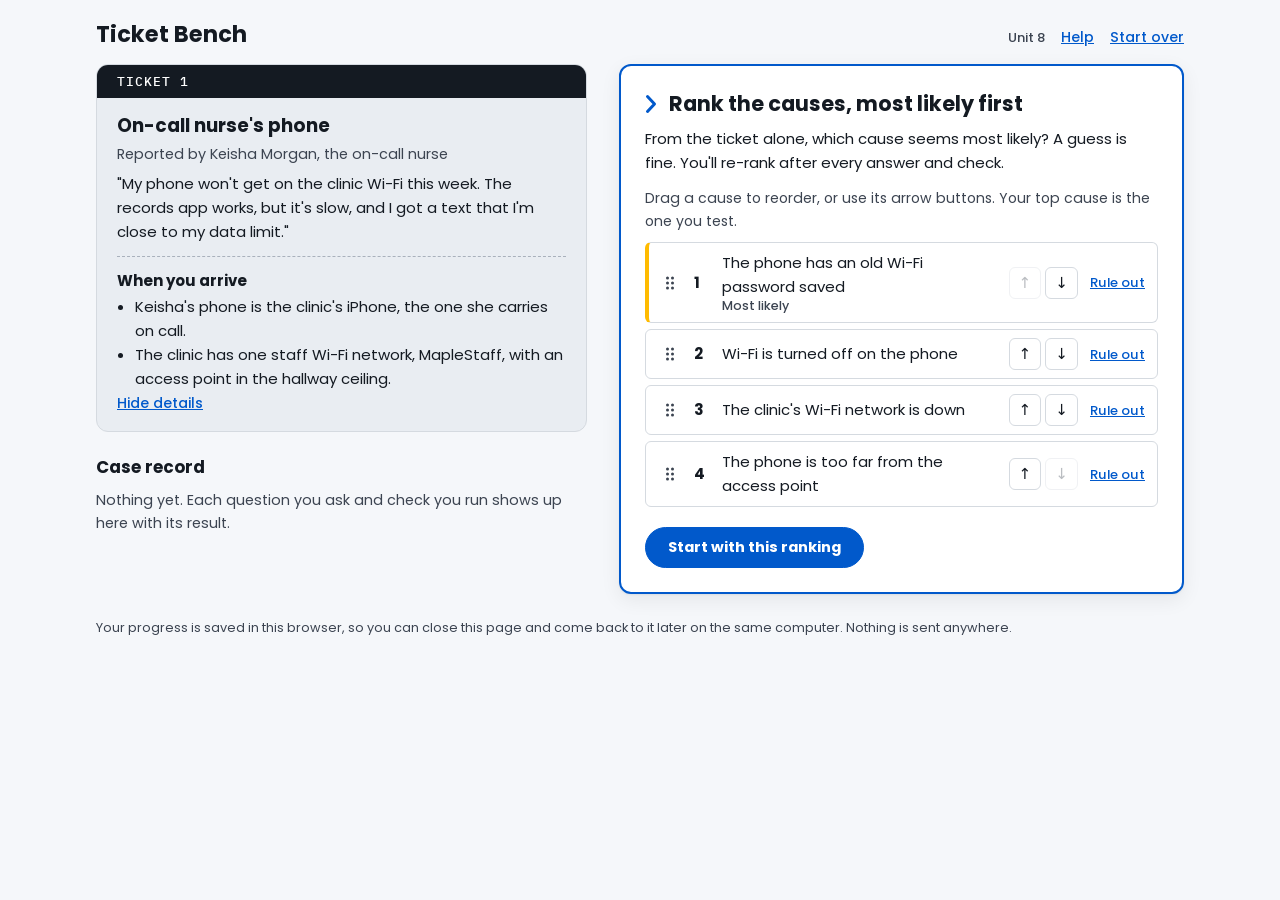
<file: itm1-u8-nurse-phone-wifi/index.html>
<!doctype html>
<html lang="en">
<head>
<meta charset="utf-8">
<meta name="viewport" content="width=device-width, initial-scale=1, viewport-fit=cover">
<meta name="robots" content="noindex">
<title>On-call nurse&#x27;s phone · Ticket Bench</title>
<link rel="preconnect" href="https://fonts.googleapis.com">
<link rel="stylesheet" href="https://fonts.googleapis.com/css2?family=Poppins:wght@400;500;700&family=IBM+Plex+Mono:wght@400;500&display=swap">
<link rel="stylesheet" href="../bench/v2/bench.css">
</head>
<body>
<div id="bench"></div>
<script type="application/json" id="scenario">
{
 "id": "itm1-u8-nurse-phone-wifi",
 "course": "Unit 8",
 "ticket": "Ticket 1",
 "device": "On-call nurse's phone",
 "reportedBy": "Keisha Morgan, the on-call nurse",
 "report": "My phone won't get on the clinic Wi-Fi this week. The records app works, but it's slow, and I got a text that I'm close to my data limit.",
 "arrival": [
  "Keisha's phone is the clinic's iPhone, the one she carries on call.",
  "The clinic has one staff Wi-Fi network, MapleStaff, with an access point in the hallway ceiling."
 ],
 "hypotheses": [
  {
   "id": "password",
   "label": "The phone has an old Wi-Fi password saved",
   "name": "an old saved password"
  },
  {
   "id": "off",
   "label": "Wi-Fi is turned off on the phone",
   "name": "Wi-Fi being turned off"
  },
  {
   "id": "network",
   "label": "The clinic's Wi-Fi network is down",
   "name": "the clinic's network"
  },
  {
   "id": "range",
   "label": "The phone is too far from the access point",
   "name": "the distance from the access point"
  }
 ],
 "groups": [
  {
   "id": "ask",
   "label": "Ask Keisha",
   "needsHypothesis": false
  },
  {
   "id": "look",
   "label": "Look and check",
   "needsHypothesis": true
  },
  {
   "id": "act",
   "label": "Make a change",
   "needsHypothesis": true,
   "needsRealHypothesis": true
  }
 ],
 "actions": [
  {
   "id": "ask-when",
   "group": "ask",
   "label": "When did it stop working?",
   "value": "useful",
   "result": "\"Monday morning. It was fine on Friday, and I was off all weekend.\"",
   "note": "Something changed over the weekend, either on the phone or on the network. That narrows the timing but doesn't point to one cause.",
   "pointsTo": null
  },
  {
   "id": "ask-change",
   "group": "ask",
   "label": "Has anything changed at the clinic?",
   "value": "key",
   "result": "\"Dana sent a message Saturday about the Wi-Fi, I think. I haven't read it.\" Dana confirms the staff Wi-Fi password changed Saturday and gives you the new one from the clinic's password list.",
   "note": "The password changed while Keisha was off. That would explain it if her phone is still offering the old one.",
   "pointsTo": "password"
  },
  {
   "id": "look-status",
   "group": "look",
   "label": "Look at the top of the phone's screen",
   "value": "useful",
   "result": "The status bar shows 5G and four bars of cell signal. There's no Wi-Fi symbol.",
   "note": "The phone is on the cellular network, not Wi-Fi, which is why the app still works and why her data is running out. It tells you which connection she's using, not why Wi-Fi failed.",
   "pointsTo": null
  },
  {
   "id": "look-settings",
   "group": "look",
   "label": "Open Settings, then Wi-Fi",
   "value": "useful",
   "result": "Wi-Fi is turned on. MapleStaff is in the list with full signal bars, but the phone isn't joined to it. Airplane Mode is off.",
   "note": "Wi-Fi is on and the signal is strong, which rules out Wi-Fi being off and the distance. It doesn't say which of the other causes it is.",
   "pointsTo": null,
   "rulesOut": [
    "off",
    "range"
   ]
  },
  {
   "id": "look-other",
   "group": "look",
   "label": "Check another staff phone in the same spot",
   "value": "useful",
   "result": "Tony's phone, standing next to Keisha, shows the Wi-Fi symbol and loads a web page right away.",
   "note": "The clinic's network is working where you're standing, so the problem is on Keisha's phone. That rules one cause out without pointing to another.",
   "pointsTo": null,
   "rulesOut": [
    "network"
   ]
  },
  {
   "id": "look-tap",
   "group": "look",
   "label": "Tap MapleStaff in her Wi-Fi settings",
   "value": "key",
   "result": "A box appears: Incorrect password for \"MapleStaff.\" Keisha says she's never typed a password on this phone; it always just connected.",
   "note": "The network is answering and turning down the password the phone sent. A phone that's out of range or has Wi-Fi off wouldn't get that far, and a network that's down wouldn't answer.",
   "pointsTo": "password",
   "rulesOut": [
    "off",
    "range",
    "network"
   ]
  },
  {
   "id": "act-restart",
   "group": "act",
   "label": "Restart the phone",
   "value": "low",
   "result": "The phone restarts. It tries MapleStaff again, and the same Incorrect password box appears.",
   "note": "A restart clears temporary glitches, and this isn't one. It doesn't point to one cause on its own.",
   "pointsTo": null
  },
  {
   "id": "act-reset",
   "group": "act",
   "label": "Reset the phone's network settings",
   "value": "premature",
   "refusal": "Not yet. Resetting network settings erases every saved Wi-Fi network, VPN and cellular setting on the phone. Find the cause first; it's rarely needed."
  },
  {
   "id": "act-ap",
   "group": "act",
   "label": "Restart the clinic's access point",
   "value": "premature",
   "refusal": "Not yet. Restarting the access point knocks every device in the clinic off Wi-Fi for a few minutes, and nothing you've found shows the network is the problem."
  }
 ],
 "minFindingsToDiagnose": 2,
 "diagnosis": {
  "correct": "password",
  "feedback": {
   "off": "Settings shows Wi-Fi turned on and Airplane Mode off.",
   "network": "Tony's phone connects in the same spot, and the network answers Keisha's phone with an Incorrect password message.",
   "range": "MapleStaff shows full signal bars, and Tony's phone connects from the same spot."
  },
  "keyEvidence": [
   "look-tap"
  ],
  "evidenceFeedback": "Pick the check that shows the password specifically: tapping MapleStaff and seeing Incorrect password. The password change Dana confirmed helps, but a check has to back it up."
 },
 "fixes": [
  {
   "id": "reset",
   "label": "Reset the phone's network settings, then join MapleStaff",
   "feedback": "That would work in the end, but it erases every other saved network and setting first. Forgetting this one network and joining again is all this needs."
  },
  {
   "id": "cellular",
   "label": "Leave the phone on cellular and ask for a bigger data plan",
   "feedback": "That works around the problem and costs the clinic money. The Wi-Fi is fine; the phone just needs the new password."
  },
  {
   "id": "ap",
   "label": "Restart the access point",
   "feedback": "The access point is working; Tony's phone is on it. A restart won't change the password Keisha's phone has saved."
  },
  {
   "id": "rejoin",
   "label": "Forget MapleStaff on the phone, then join it again with the new password from Dana",
   "correct": true
  }
 ],
 "verify": "The phone joins MapleStaff, and the Wi-Fi symbol appears at the top of the screen where 5G was (the cell bars stay). With cellular data turned off for a moment, the records app still loads, so it's using Wi-Fi.",
 "prevention": [
  {
   "id": "routine",
   "label": "Add a step to the clinic's password-change routine: check that each clinic phone and tablet rejoins the new network",
   "good": true,
   "feedback": "Yes. Devices of staff who are out that day are the ones that get missed."
  },
  {
   "id": "nopassword",
   "label": "Remove the password from MapleStaff so this can't happen",
   "good": false,
   "feedback": "No. An open staff network lets anyone nearby join it, and it carries patient information."
  },
  {
   "id": "icon",
   "label": "Show Keisha how to tell from the status bar whether she's on Wi-Fi or cellular",
   "good": true,
   "feedback": "Yes. She'd have spotted this on Monday instead of when her data ran low."
  },
  {
   "id": "nochange",
   "label": "Stop changing the Wi-Fi password",
   "good": false,
   "feedback": "No. Changing a shared password from time to time, and when someone leaves, limits who can get on the network."
  }
 ],
 "debrief": {
  "summary": "The clinic changed the staff Wi-Fi password while Keisha was off, and her phone kept offering the old one. The network turned it down, so the phone stayed on cellular data.",
  "mostInformative": [
   "Tapping MapleStaff: the Incorrect password message shows the network is reachable and turning down the phone's password.",
   "What changed at the clinic: the password change while Keisha was off.",
   "The top of the screen: 5G instead of the Wi-Fi symbol shows which connection the phone was using."
  ],
  "note": "Checking Tony's phone was a quick way to rule out the network without touching the access point."
 },
 "reflection": [
  "What was your first working hypothesis, and what made you keep it or change it?",
  "Which check decided it, and what evidence justified your fix?",
  "Which kind of connection was the phone trying to use, and why did it fail?"
 ],
 "ticketNote": null
}
</script>
<script src="../bench/v2/bench.js"></script>
</body>
</html>
</file>
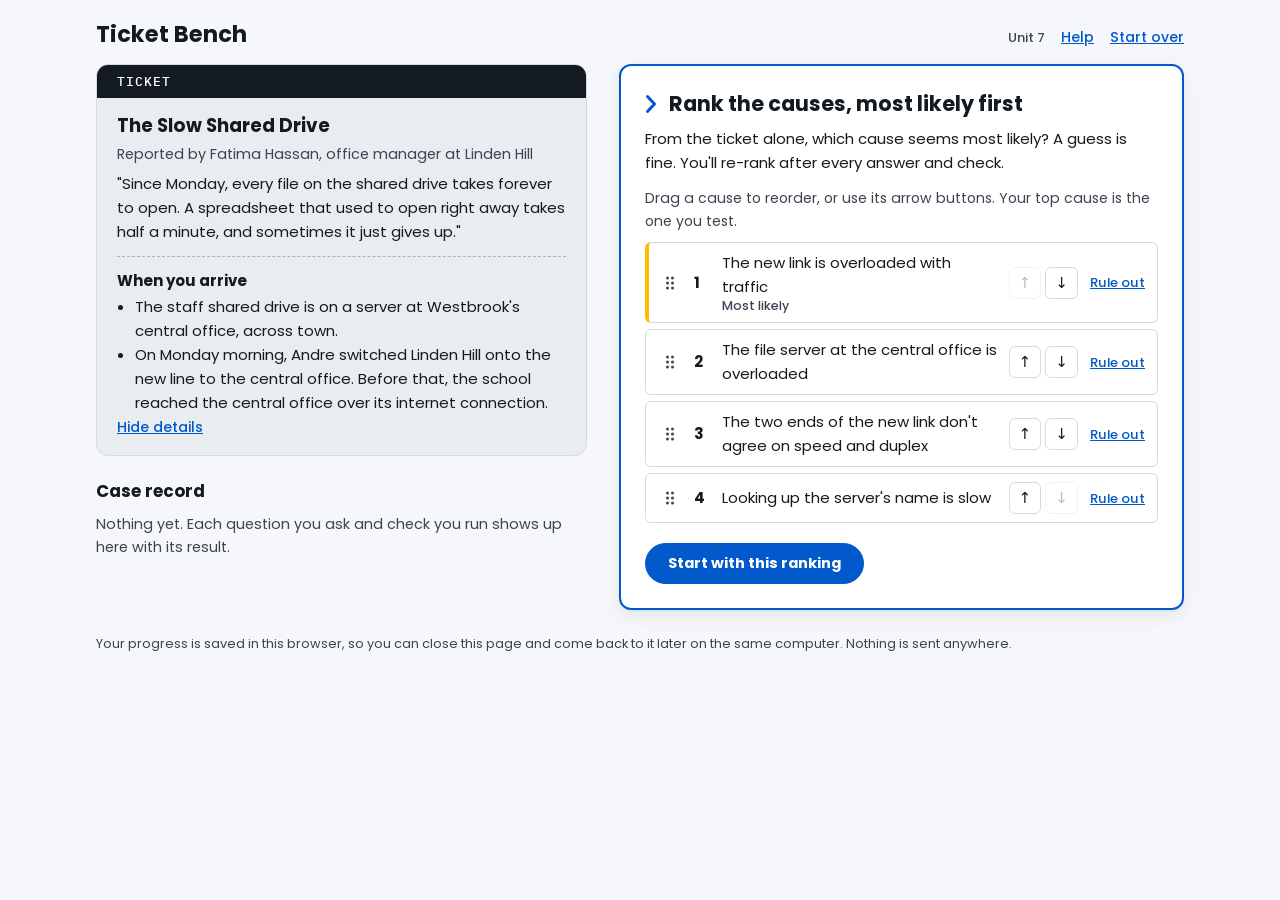
<file: itm2-u7-shared-drive/index.html>
<!doctype html>
<html lang="en">
<head>
<meta charset="utf-8">
<meta name="viewport" content="width=device-width, initial-scale=1, viewport-fit=cover">
<meta name="robots" content="noindex">
<title>The Slow Shared Drive · Ticket Bench</title>
<link rel="preconnect" href="https://fonts.googleapis.com">
<link rel="stylesheet" href="https://fonts.googleapis.com/css2?family=Poppins:wght@400;500;700&family=IBM+Plex+Mono:wght@400;500&display=swap">
<link rel="stylesheet" href="../bench/v2/bench.css">
</head>
<body>
<div id="bench"></div>
<script type="application/json" id="scenario">
{
  "id": "itm2-u7-shared-drive",
  "course": "Unit 7",
  "ticket": "Ticket",
  "device": "The Slow Shared Drive",
  "reportedBy": "Fatima Hassan, office manager at Linden Hill",
  "report": "Since Monday, every file on the shared drive takes forever to open. A spreadsheet that used to open right away takes half a minute, and sometimes it just gives up.",
  "arrival": [
    "The staff shared drive is on a server at Westbrook's central office, across town.",
    "On Monday morning, Andre switched Linden Hill onto the new line to the central office. Before that, the school reached the central office over its internet connection."
  ],
  "hypotheses": [
    {
      "id": "congestion",
      "label": "The new link is overloaded with traffic",
      "name": "congestion on the link"
    },
    {
      "id": "server",
      "label": "The file server at the central office is overloaded",
      "name": "the file server"
    },
    {
      "id": "duplex",
      "label": "The two ends of the new link don't agree on speed and duplex",
      "name": "a speed or duplex mismatch"
    },
    {
      "id": "dns",
      "label": "Looking up the server's name is slow",
      "name": "slow name lookups"
    }
  ],
  "groups": [
    {
      "id": "ask",
      "label": "Ask Fatima",
      "needsHypothesis": false
    },
    {
      "id": "look",
      "label": "Look and check",
      "needsHypothesis": true
    },
    {
      "id": "act",
      "label": "Make a change",
      "needsHypothesis": true,
      "needsRealHypothesis": true
    }
  ],
  "actions": [
    {
      "id": "ask-who",
      "group": "ask",
      "label": "Is it slow for everyone, or just you?",
      "value": "useful",
      "result": "\"Everyone in the office. Tom says the lab computers are slow opening the shared drive too.\"",
      "note": "It's school-wide, so one computer's settings aren't the problem. It doesn't single out one cause yet.",
      "pointsTo": null
    },
    {
      "id": "ask-web",
      "group": "ask",
      "label": "Are websites slow too?",
      "value": "useful",
      "result": "\"No, websites are fine. It's only the shared drive.\"",
      "note": "Websites go out over the school's internet connection, not the new line, so the trouble is on the way to the central office or at the central office itself. Websites need name lookups too, from the same DNS server, so slow lookups would likely slow websites as well.",
      "pointsTo": null,
      "mayRuleOut": [
        "dns"
      ]
    },
    {
      "id": "look-other",
      "group": "look",
      "label": "Call Neil: are the other two schools having trouble with the shared drive?",
      "value": "key",
      "result": "\"No. I checked with both this morning. Files open normally for them.\"",
      "note": "The other schools use the same server and the same DNS server without trouble, so an overloaded server is unlikely and a problem with lookups less likely. The problem is on Linden Hill's side, but this doesn't say what it is.",
      "pointsTo": null,
      "mayRuleOut": [
        "server",
        "dns"
      ]
    },
    {
      "id": "look-change",
      "group": "look",
      "label": "Call Andre: what exactly did you change on Monday?",
      "value": "useful",
      "result": "\"I connected the fiber line, moved the school's routes over to it and checked that pings worked. I also set the speed on the central office router's side so it would match the line.\"",
      "note": "Andre set the speed by hand on one end of the new link right before the trouble started. That points toward how the link is set up, but it doesn't prove anything until you check both ends.",
      "pointsTo": "duplex"
    },
    {
      "id": "look-ping",
      "group": "look",
      "label": "Ping the file server from Fatima's computer (ping -n 20 10.20.0.10)",
      "value": "useful",
      "result": "Reply from 10.20.0.10: bytes=32 time=3ms TTL=126\nReply from 10.20.0.10: bytes=32 time=41ms TTL=126\nRequest timed out.\nReply from 10.20.0.10: bytes=32 time=2ms TTL=126\n...\nPackets: Sent = 20, Received = 17, Lost = 3 (15% loss)",
      "note": "The server answers, but replies are uneven and some are lost, so something on the path is dropping traffic. A full link or a problem with the link could do this; it doesn't single out one. The ping used the server's address, not its name, so name lookups weren't involved.",
      "pointsTo": null,
      "mayRuleOut": [
        "dns"
      ]
    },
    {
      "id": "look-nslookup",
      "group": "look",
      "label": "Look up the file server's name (nslookup files.westbrook.local)",
      "value": "useful",
      "result": "Server:  10.20.0.10\nAddress:  10.20.0.10\n\nName:    files.westbrook.local\nAddress:  10.20.0.10\n\n(answered immediately)",
      "note": "The name turns into the right address right away, so slow name lookups aren't the problem.",
      "pointsTo": null,
      "rulesOut": [
        "dns"
      ]
    },
    {
      "id": "look-tracert",
      "group": "look",
      "label": "Trace the path to the file server (tracert 10.20.0.10)",
      "value": "useful",
      "result": "  1    1 ms   1 ms   1 ms  192.168.10.65\n  2    4 ms  38 ms   *     10.0.0.2\n  3    5 ms   3 ms  44 ms  10.20.0.10\nTrace complete.",
      "note": "The path is the expected one: the campus router, the central office router, then the server. The uneven times and the lost reply start at the far end of the new link, before traffic reaches the server, which makes the server a less likely cause. This doesn't say what's wrong with the link.",
      "pointsTo": null,
      "mayRuleOut": [
        "server",
        "dns"
      ]
    },
    {
      "id": "look-load",
      "group": "look",
      "label": "Check how busy the link is (Andre's monitoring graph for the new link)",
      "value": "key",
      "result": "\"The graph for the new link averages about 3 percent busy since Monday. The highest it's been is 8 percent, Tuesday morning.\"",
      "note": "The link is barely used, so it isn't full. Congestion is ruled out.",
      "pointsTo": null,
      "rulesOut": [
        "congestion"
      ]
    },
    {
      "id": "look-campus-if",
      "group": "look",
      "label": "Check the campus router's link settings and errors (show interfaces GigabitEthernet0/1)",
      "value": "key",
      "result": "GigabitEthernet0/1 is up, line protocol is up (connected)\n  Half Duplex, 100Mbps, link type is auto, media type is RJ45\n  Received 0 broadcasts, 0 runts, 0 giants, 0 throttles\n  0 input errors, 0 CRC, 0 frame, 0 overrun, 0 ignored, 0 abort\n  1873 output errors, 2146 collisions, 0 interface resets\n  0 babbles, 1873 late collision, 12 deferred",
      "note": "This end is running half duplex and has nearly 1,900 late collisions. Late collisions on a link between two routers are the sign of a duplex mismatch: one end taking turns while the other doesn't.",
      "pointsTo": "duplex"
    },
    {
      "id": "look-co-if",
      "group": "look",
      "label": "Check the central office router's link settings and errors (show interfaces GigabitEthernet0/0)",
      "value": "key",
      "result": "GigabitEthernet0/0 is up, line protocol is up (connected)\n  Full Duplex, 100Mbps, link type is force-up, media type is RJ45\n  Received 0 broadcasts, 1588 runts, 0 giants, 0 throttles\n  2391 input errors, 2207 CRC, 0 frame, 0 overrun, 0 ignored, 0 abort\n  0 output errors, 0 collisions, 0 interface resets\n  0 babbles, 0 late collision, 0 deferred",
      "note": "This end is full duplex and is collecting CRC errors and runts, the damaged and cut-short frames a full-duplex end sees when the other end is running half duplex. Compare it with the campus end.",
      "pointsTo": "duplex"
    },
    {
      "id": "look-co-config",
      "group": "look",
      "label": "Look at the central office router's settings for the link (show running-config interface GigabitEthernet0/0)",
      "value": "key",
      "result": "interface GigabitEthernet0/0\n ip address 10.0.0.2 255.255.255.252\n duplex full\n speed 100",
      "note": "Speed and duplex are set by hand on this end. When one end is set by hand and the other is left on automatic, the automatic end can't work out the duplex and falls back to half. That's a mismatch.",
      "pointsTo": "duplex"
    },
    {
      "id": "look-server",
      "group": "look",
      "label": "Ask Andre to check the file server's load",
      "value": "useful",
      "result": "\"CPU is at 7 percent, memory is fine, and the disks aren't busy. Nothing unusual in its logs since Monday.\"",
      "note": "The server isn't working hard, so it isn't the bottleneck.",
      "pointsTo": null,
      "rulesOut": [
        "server"
      ]
    },
    {
      "id": "act-restart",
      "group": "act",
      "label": "Restart the campus router",
      "value": "low",
      "result": "The router restarts in a few minutes, and nobody can reach the shared drive meanwhile. Afterward, files open just as slowly, and a ping to the file server still loses some replies.",
      "note": "A restart doesn't change how anything is set up, so the problem comes right back. It doesn't single out one cause.",
      "pointsTo": null
    },
    {
      "id": "act-cable",
      "group": "act",
      "label": "Replace the cable between the router and the fiber equipment",
      "value": "premature",
      "refusal": "Not yet. Swapping hardware should wait until the evidence points to it. A bad cable usually shows the same kind of errors on both ends, with both ends set up alike; compare the settings and error counters on both ends of the link."
    },
    {
      "id": "act-upgrade",
      "group": "act",
      "label": "Ask Westbrook to order a faster line",
      "value": "premature",
      "refusal": "Not yet. A faster line only helps if the current one is full. Find out how busy the link is; if it's barely used, a faster line won't help."
    }
  ],
  "minFindingsToDiagnose": 2,
  "diagnosis": {
    "correct": "duplex",
    "feedback": {
      "congestion": "The link's load is low, so it isn't full. Congestion doesn't fit.",
      "server": "The other two schools use the same server without trouble, and its load is normal.",
      "dns": "nslookup turns the server's name into its address right away, so name lookups are fine."
    },
    "keyEvidence": [
      "look-campus-if",
      "look-co-if",
      "look-co-config"
    ],
    "evidenceFeedback": "Pick a check that shows the two ends disagree: the duplex and error counts on either router, or the hand-set speed and duplex on the central office router."
  },
  "fixes": [
    {
      "id": "hardboth",
      "label": "Set the campus router's end by hand to 100 Mb/s full duplex too",
      "feedback": "Matching both ends by hand would stop the errors, but then the link depends on both ends staying set by hand, and the next change to one end brings the problem back. Setting the central office end back to automatic lets both ends agree on their own."
    },
    {
      "id": "auto",
      "label": "Put the central office end back on automatic speed and duplex",
      "correct": true
    },
    {
      "id": "reload",
      "label": "Restart both routers",
      "feedback": "The hand-set speed and duplex are saved in the router's settings, so the mismatch comes back after a restart."
    },
    {
      "id": "line",
      "label": "Ask Westbrook for a faster line",
      "feedback": "The link is barely busy. A faster line would have the same mismatch."
    }
  ],
  "verify": "Both ends of the link now show Full Duplex, 100Mbps. After 15 minutes, the late collision, CRC and runt counters are still at 0. A 20-packet ping to the file server has no loss, and Fatima opens her spreadsheet in about two seconds.",
  "prevention": [
    {
      "id": "hardall",
      "label": "Set every port in the network to a fixed speed and duplex by hand",
      "good": false,
      "feedback": "No. Hand-set ports are what caused this. Unless both ends are set by hand to match, leave them on automatic."
    },
    {
      "id": "log",
      "label": "Record the link's speed and duplex settings in the change log for the switchover",
      "good": true,
      "feedback": "Yes. The next person to touch the link can see how each end is set."
    },
    {
      "id": "weekly",
      "label": "Restart the routers every week",
      "good": false,
      "feedback": "No. Restarts don't change saved settings, and they interrupt everyone."
    },
    {
      "id": "check",
      "label": "After any change to a link, check show interfaces on both ends for duplex and error counts",
      "good": true,
      "feedback": "Yes. A minute of checking right after Monday's change would have caught this before anyone noticed."
    }
  ],
  "debrief": {
    "summary": "During Monday's switchover, the central office router's end of the new link was set by hand to 100 Mb/s full duplex. The campus end, left on automatic, settled on half duplex, so the two ends talked over each other: late collisions on one side, CRC errors and runts on the other, and lost traffic in between.",
    "mostInformative": [
      "Neil's answer that the other schools are fine: it moved the problem off the server and onto Linden Hill's side.",
      "The link's low load: it ruled out congestion.",
      "show interfaces on both routers: half duplex on one end, full on the other, with errors on both."
    ],
    "note": "Calling Andre about Monday's change pointed straight at the new link. Many network problems start right after a change."
  },
  "reflection": [
    "What was your first working hypothesis, and what made you keep it or change it?",
    "Which check decided it, and what evidence justified your fix?"
  ],
  "ticketNote": null
}
</script>
<script src="../bench/v2/bench.js"></script>
</body>
</html>
</file>
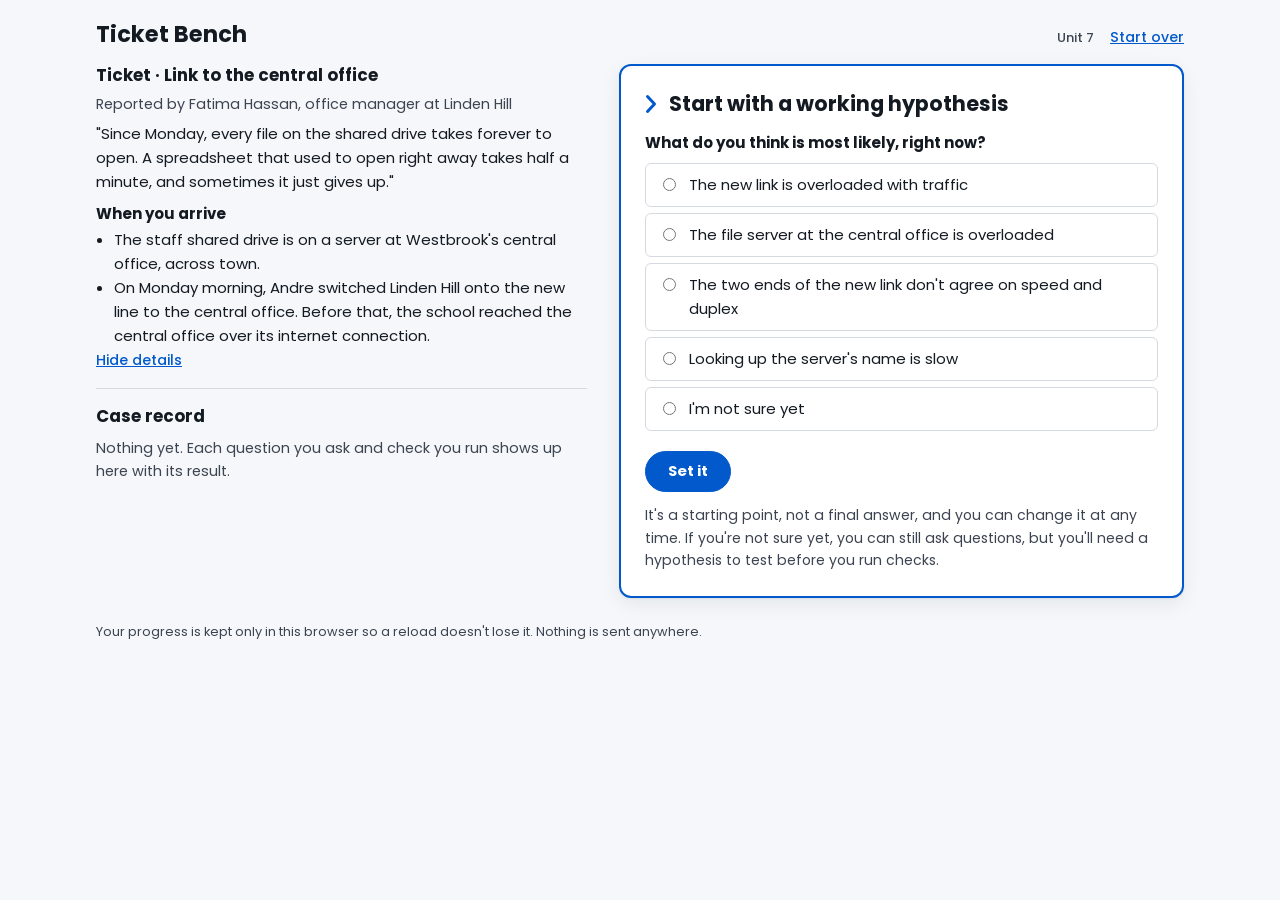
<file: upload-itm2-u7-shared-drive/index.html>
<!doctype html>
<html lang="en">
<head>
<meta charset="utf-8">
<meta name="viewport" content="width=device-width, initial-scale=1, viewport-fit=cover">
<meta name="robots" content="noindex">
<title>Link to the central office · Ticket Bench</title>
<link rel="preconnect" href="https://fonts.googleapis.com">
<link rel="stylesheet" href="https://fonts.googleapis.com/css2?family=Poppins:wght@400;500;700&family=IBM+Plex+Mono:wght@400;500&display=swap">
<link rel="stylesheet" href="../bench/v1/bench.css">
</head>
<body>
<div id="bench"></div>
<script type="application/json" id="scenario">
{
 "id": "itm2-u7-shared-drive",
 "course": "Unit 7",
 "ticket": "Ticket",
 "device": "Link to the central office",
 "reportedBy": "Fatima Hassan, office manager at Linden Hill",
 "report": "Since Monday, every file on the shared drive takes forever to open. A spreadsheet that used to open right away takes half a minute, and sometimes it just gives up.",
 "arrival": [
  "The staff shared drive is on a server at Westbrook's central office, across town.",
  "On Monday morning, Andre switched Linden Hill onto the new line to the central office. Before that, the school reached the central office over its internet connection."
 ],
 "hypotheses": [
  {
   "id": "congestion",
   "label": "The new link is overloaded with traffic",
   "name": "congestion on the link"
  },
  {
   "id": "server",
   "label": "The file server at the central office is overloaded",
   "name": "the file server"
  },
  {
   "id": "duplex",
   "label": "The two ends of the new link don't agree on speed and duplex",
   "name": "a speed or duplex mismatch"
  },
  {
   "id": "dns",
   "label": "Looking up the server's name is slow",
   "name": "slow name lookups"
  }
 ],
 "groups": [
  {
   "id": "ask",
   "label": "Ask Fatima",
   "needsHypothesis": false
  },
  {
   "id": "look",
   "label": "Look and check",
   "needsHypothesis": true
  },
  {
   "id": "act",
   "label": "Make a change",
   "needsHypothesis": true,
   "needsRealHypothesis": true
  }
 ],
 "actions": [
  {
   "id": "ask-who",
   "group": "ask",
   "label": "Is it slow for everyone, or just you?",
   "value": "useful",
   "result": "\"Everyone in the office. Tom says the lab computers are slow opening the shared drive too.\"",
   "note": "It's school-wide, so one computer's settings aren't the problem. It doesn't single out one cause yet.",
   "pointsTo": null
  },
  {
   "id": "ask-web",
   "group": "ask",
   "label": "Are websites slow too?",
   "value": "useful",
   "result": "\"No, websites are fine. It's only the shared drive.\"",
   "note": "Websites go out over the school's internet connection, not the new line, so the trouble is on the way to the central office or at the central office itself. Websites need name lookups too, from the same DNS server, so slow lookups would likely slow websites as well.",
   "pointsTo": null,
   "mayRuleOut": [
    "dns"
   ]
  },
  {
   "id": "look-other",
   "group": "look",
   "label": "Call Maribel: are the other two schools having trouble with the shared drive?",
   "value": "key",
   "result": "\"No. I checked with both this morning. Files open normally for them.\"",
   "note": "The other schools use the same server and the same DNS server without trouble, so an overloaded server is unlikely and a problem with lookups less likely. The problem is on Linden Hill's side, but this doesn't say what it is.",
   "pointsTo": null,
   "mayRuleOut": [
    "server",
    "dns"
   ]
  },
  {
   "id": "look-change",
   "group": "look",
   "label": "Call Andre: what exactly did you change on Monday?",
   "value": "useful",
   "result": "\"I connected the fiber line, moved the school's routes over to it and checked that pings worked. I also set the speed on the central office router's side so it would match the line.\"",
   "note": "Andre set the speed by hand on one end of the new link right before the trouble started. That points toward how the link is set up, but it doesn't prove anything until you check both ends.",
   "pointsTo": "duplex"
  },
  {
   "id": "look-ping",
   "group": "look",
   "label": "Ping the file server from Fatima's computer (ping -n 20 10.20.0.10)",
   "value": "useful",
   "result": "Reply from 10.20.0.10: bytes=32 time=3ms TTL=126\nReply from 10.20.0.10: bytes=32 time=41ms TTL=126\nRequest timed out.\nReply from 10.20.0.10: bytes=32 time=2ms TTL=126\n...\nPackets: Sent = 20, Received = 17, Lost = 3 (15% loss)",
   "note": "The server answers, but replies are uneven and some are lost, so something on the path is dropping traffic. A full link or a problem with the link could do this; it doesn't single out one. The ping used the server's address, not its name, so name lookups weren't involved.",
   "pointsTo": null,
   "mayRuleOut": [
    "dns"
   ]
  },
  {
   "id": "look-nslookup",
   "group": "look",
   "label": "Look up the file server's name (nslookup files.westbrook.local)",
   "value": "useful",
   "result": "Server:  10.20.0.10\nAddress:  10.20.0.10\n\nName:    files.westbrook.local\nAddress:  10.20.0.10\n\n(answered immediately)",
   "note": "The name turns into the right address right away, so slow name lookups aren't the problem.",
   "pointsTo": null,
   "rulesOut": [
    "dns"
   ]
  },
  {
   "id": "look-tracert",
   "group": "look",
   "label": "Trace the path to the file server (tracert 10.20.0.10)",
   "value": "useful",
   "result": "  1    1 ms   1 ms   1 ms  192.168.10.65\n  2    4 ms  38 ms   *     10.0.0.2\n  3    5 ms   3 ms  44 ms  10.20.0.10\nTrace complete.",
   "note": "The path is the expected one: the campus router, the central office router, then the server. The uneven times and the lost reply start at the far end of the new link, before traffic reaches the server, which makes the server a less likely cause. This doesn't say what's wrong with the link.",
   "pointsTo": null,
   "mayRuleOut": [
    "server",
    "dns"
   ]
  },
  {
   "id": "look-load",
   "group": "look",
   "label": "Check how busy the link is (Andre's monitoring graph for the new link)",
   "value": "key",
   "result": "\"The graph for the new link averages about 3 percent busy since Monday. The highest it's been is 8 percent, Tuesday morning.\"",
   "note": "The link is barely used, so it isn't full. Congestion is ruled out.",
   "pointsTo": null,
   "rulesOut": [
    "congestion"
   ]
  },
  {
   "id": "look-campus-if",
   "group": "look",
   "label": "Check the campus router's link settings and errors (show interfaces GigabitEthernet0/1)",
   "value": "key",
   "result": "GigabitEthernet0/1 is up, line protocol is up\n  Half-duplex, 100Mb/s, media type is RJ45\n  0 input errors, 0 CRC, 0 frame\n  1873 output errors, 2146 collisions, 0 interface resets\n  1873 late collision, 12 deferred",
   "note": "This end is running half duplex and has nearly 1,900 late collisions. Late collisions on a link between two routers are the sign of a duplex mismatch: one end taking turns while the other doesn't.",
   "pointsTo": "duplex"
  },
  {
   "id": "look-co-if",
   "group": "look",
   "label": "Check the central office router's link settings and errors (show interfaces GigabitEthernet0/0)",
   "value": "key",
   "result": "GigabitEthernet0/0 is up, line protocol is up\n  Full-duplex, 100Mb/s, media type is RJ45\n  2391 input errors, 2207 CRC, 0 frame\n  1588 runts, 0 giants\n  0 output errors, 0 collisions",
   "note": "This end is full duplex and is collecting CRC errors and runts, the damaged and cut-short frames a full-duplex end sees when the other end is running half duplex. Compare it with the campus end.",
   "pointsTo": "duplex"
  },
  {
   "id": "look-co-config",
   "group": "look",
   "label": "Look at the central office router's settings for the link (show running-config interface GigabitEthernet0/0)",
   "value": "key",
   "result": "interface GigabitEthernet0/0\n ip address 10.0.0.2 255.255.255.252\n duplex full\n speed 100",
   "note": "Speed and duplex are set by hand on this end. When one end is set by hand and the other is left on automatic, the automatic end can't work out the duplex and falls back to half. That's a mismatch.",
   "pointsTo": "duplex"
  },
  {
   "id": "look-server",
   "group": "look",
   "label": "Ask Andre to check the file server's load",
   "value": "useful",
   "result": "\"CPU is at 7 percent, memory is fine, and the disks aren't busy. Nothing unusual in its logs since Monday.\"",
   "note": "The server isn't working hard, so it isn't the bottleneck.",
   "pointsTo": null,
   "rulesOut": [
    "server"
   ]
  },
  {
   "id": "act-restart",
   "group": "act",
   "label": "Restart the campus router",
   "value": "low",
   "result": "The router restarts in a few minutes, and nobody can reach the shared drive meanwhile. Afterward, files open just as slowly, and a ping to the file server still loses some replies.",
   "note": "A restart doesn't change how anything is set up, so the problem comes right back. It doesn't single out one cause.",
   "pointsTo": null
  },
  {
   "id": "act-cable",
   "group": "act",
   "label": "Replace the cable between the router and the fiber equipment",
   "value": "premature",
   "refusal": "Not yet. Swapping hardware should wait until the evidence points to it. A bad cable usually shows the same kind of errors on both ends, with both ends set up alike; compare the settings and error counters on both ends of the link."
  },
  {
   "id": "act-upgrade",
   "group": "act",
   "label": "Ask Westbrook to order a faster line",
   "value": "premature",
   "refusal": "Not yet. A faster line only helps if the current one is full. Find out how busy the link is; if it's barely used, a faster line won't help."
  }
 ],
 "minFindingsToDiagnose": 2,
 "diagnosis": {
  "correct": "duplex",
  "feedback": {
   "congestion": "The link's load is low, so it isn't full. Congestion doesn't fit.",
   "server": "The other two schools use the same server without trouble, and its load is normal.",
   "dns": "nslookup turns the server's name into its address right away, so name lookups are fine."
  },
  "keyEvidence": [
   "look-campus-if",
   "look-co-if",
   "look-co-config"
  ],
  "evidenceFeedback": "Pick a check that shows the two ends disagree: the duplex and error counts on either router, or the hand-set speed and duplex on the central office router."
 },
 "fixes": [
  {
   "id": "auto",
   "label": "Set the central office router's link back to automatic speed and duplex, so both ends negotiate together, then clear the counters",
   "correct": true
  },
  {
   "id": "hardboth",
   "label": "Set the campus router's end by hand to 100 Mb/s full duplex too",
   "feedback": "Matching both ends by hand would stop the errors, but then the link depends on both ends staying set by hand, and the next change to one end brings the problem back. Setting the central office end back to automatic lets both ends agree on their own."
  },
  {
   "id": "reload",
   "label": "Restart both routers",
   "feedback": "The hand-set speed and duplex are saved in the router's settings, so the mismatch comes back after a restart."
  },
  {
   "id": "line",
   "label": "Ask Westbrook for a faster line",
   "feedback": "The link is barely busy. A faster line would have the same mismatch."
  }
 ],
 "verify": "Both ends of the link now show Full-duplex, 100Mb/s. After 15 minutes, the late collision, CRC and runt counters are still at 0. A 20-packet ping to the file server has no loss, and Fatima opens her spreadsheet in about two seconds.",
 "prevention": [
  {
   "id": "log",
   "label": "Record the link's speed and duplex settings in the change log for the switchover",
   "good": true,
   "feedback": "Yes. The next person to touch the link can see how each end is set."
  },
  {
   "id": "check",
   "label": "After any change to a link, check show interfaces on both ends for duplex and error counts",
   "good": true,
   "feedback": "Yes. A minute of checking right after Monday's change would have caught this before anyone noticed."
  },
  {
   "id": "hardall",
   "label": "Set every port in the network to a fixed speed and duplex by hand",
   "good": false,
   "feedback": "No. Hand-set ports are what caused this. Unless both ends are set by hand to match, leave them on automatic."
  },
  {
   "id": "weekly",
   "label": "Restart the routers every week",
   "good": false,
   "feedback": "No. Restarts don't change saved settings, and they interrupt everyone."
  }
 ],
 "debrief": {
  "summary": "During Monday's switchover, the central office router's end of the new link was set by hand to 100 Mb/s full duplex. The campus end, left on automatic, settled on half duplex, so the two ends talked over each other: late collisions on one side, CRC errors and runts on the other, and lost traffic in between.",
  "mostInformative": [
   "Maribel's answer that the other schools are fine: it moved the problem off the server and onto Linden Hill's side.",
   "The link's low load: it ruled out congestion.",
   "show interfaces on both routers: half duplex on one end, full on the other, with errors on both."
  ],
  "note": "Calling Andre about Monday's change pointed straight at the new link. Many network problems start right after a change."
 },
 "reflection": [
  "What was your first working hypothesis, and what made you keep it or change it?",
  "Which check decided it, and what evidence justified your fix?"
 ],
 "ticketNote": null
}
</script>
<script src="../bench/v1/bench.js"></script>
</body>
</html>
</file>
<file: bench/v2/bench.css>
/* Layout (November 2026 redesign): the left column (ticket, case record) is plain text on the page; the right column is the only card, and every decision happens in it. Blue means clickable; yellow means the hypothesis. See Ticket Bench Design Decisions. */
:root {
  color-scheme: light;   /* light only: one interface to design and test */
  --bg: #F5F7FA;          /* Quiet Clarity */
  --panel: #FFFFFF;
  --ink: #141A22;         /* Stark Foundation */
  --muted: #3C4451;       /* Institution Slate */
  --line: #D5DAE0;        /* Soft Wisdom: hairlines */
  --accent: #0159CB;      /* interactive blue: clickable things only */
  --on-accent: #FFFFFF;
  --hyp-line: #FFBB00;    /* Spark: hypothesis only, never text */
  --hyp-bg: #FFF8E1;
  --flash: #FFF0BF;       /* pale yellow: brief highlight on new text */
  --off-bg: #ECEEF1;      /* checks that can't be done yet */
  --off-ink: #8B94A3;     /* Measured Insight */
  --tk-bg: #E9EDF2; --tk-line: #D5DAE0; --tk-dash: #A9B1BC; --tk-head: #141A22; --tk-head-ink: #FFFFFF;
  --shadow: 0 1px 2px rgba(20, 26, 34, .06), 0 6px 20px rgba(20, 26, 34, .07);
  --sans: "Poppins", "Segoe UI", system-ui, sans-serif;
  --mono: "IBM Plex Mono", ui-monospace, "Cascadia Mono", Consolas, monospace;
}
* { box-sizing: border-box; }
html { scroll-padding-top: 16px; }
.sr { position: absolute; width: 1px; height: 1px; overflow: hidden; clip: rect(0 0 0 0); white-space: nowrap; }
[tabindex="-1"]:focus { outline: none; }
[tabindex="-1"]:focus-visible { outline: 2px solid var(--accent); outline-offset: 2px; }
body { background: var(--bg); color: var(--ink); font: 15px/1.6 var(--sans); margin: 0; }
.wrap { max-width: 1120px; margin: 0 auto; padding-block: 20px 48px;
  padding-left: max(16px, env(safe-area-inset-left, 0px)); padding-right: max(16px, env(safe-area-inset-right, 0px)); }
header.top { display: flex; flex-wrap: wrap; gap: 8px 16px; align-items: baseline; justify-content: space-between; margin-bottom: 16px; }
header.top h1 { font: 700 1.4rem/1.25 var(--sans); margin: 0; text-wrap: balance; }
.tag { font: 500 .82rem/1.2 var(--sans); color: var(--muted); }

.grid { display: grid; gap: 32px; grid-template-columns: minmax(0, 1fr) minmax(0, 1.15fr); align-items: start; }
.a-side { display: flex; flex-direction: column; min-width: 0;
  position: sticky; top: 16px; max-height: calc(100vh - 96px); }
.a-side > .a-ticket { flex: none; }
.a-side > .a-log { flex: 1 1 auto; min-height: 120px; overflow-y: auto; overscroll-behavior: contain; }
.a-work { min-width: 0; }
@media (max-width: 820px) {
  .grid { grid-template-columns: minmax(0, 1fr); gap: 24px; }
  .a-side { display: contents; }
  .a-side > .a-log { overflow: visible; min-height: 0; }
  .a-ticket { order: 1; } .a-work { order: 2; } .a-log { order: 3; }
}

/* Left column: no cards */
/* The ticket: a work order, so it gets a dark header band and a tinted body. It carries weight but stays quieter than the white card. */
.a-ticket { background: var(--tk-bg); border: 1px solid var(--tk-line); border-radius: 12px; overflow: hidden; }
.tk-head { display: flex; justify-content: space-between; align-items: center; gap: 12px; background: var(--tk-head); color: var(--tk-head-ink); padding: 9px 20px; }
.tk-no { font: 500 .8rem/1.2 var(--mono); letter-spacing: .08em; text-transform: uppercase; }
.tk-body { padding: 16px 20px 16px; }
.tk-body #tmore { border-top: 1px dashed var(--tk-dash); margin-top: 12px; padding-top: 4px; }
.a-ticket h2 { font: 700 1.15rem/1.35 var(--sans); margin: 0 0 4px; }
.a-ticket .who { color: var(--muted); font-size: .9rem; margin: 0 0 6px; }
.a-ticket .report { margin: 0 0 8px; }
.a-ticket .arrive-h { font-weight: 700; margin: 8px 0 2px; }
.arrive { margin: 0; padding-left: 18px; }
.a-log { padding-top: 16px; margin-top: 8px; }
.log-head { display: flex; flex-wrap: wrap; gap: 6px 12px; align-items: center; justify-content: space-between; margin: 0 0 10px; }
.log-head h2 { font: 700 1.05rem/1.35 var(--sans); margin: 0; }
@media (min-width: 821px) { .log-head { position: sticky; top: -16px; z-index: 1; background: var(--bg); padding: 16px 0 8px; margin: -16px 0 2px; } }
.log-copy { display: flex; flex-wrap: wrap; gap: 4px 10px; align-items: center; }
.log-copy .hint { margin: 0; }
.top-right { display: flex; flex-wrap: wrap; gap: 4px 16px; align-items: baseline; }
.restart { font-size: .88rem; color: var(--muted); display: flex; flex-wrap: wrap; gap: 4px 12px; align-items: baseline; }

/* The card */
#work { background: var(--panel); border: 2px solid var(--accent); border-radius: 12px; box-shadow: var(--shadow); overflow: hidden; padding: 0; min-width: 0; }
.wbody { padding: 24px; }
.hypstrip { background: var(--hyp-bg); border-bottom: 3px solid var(--hyp-line); padding: 12px 24px;
  display: grid; grid-template-columns: 1fr auto; column-gap: 12px; row-gap: 2px; align-items: baseline; }
.hypstrip[hidden] { display: none; }
.hypstrip .lab { font: 500 .8rem/1.3 var(--sans); color: var(--muted); }
button.pill { font-size: .84rem; padding: 5px 14px; border: 1px solid var(--accent); color: var(--accent); background: var(--panel); border-radius: 999px; font-weight: 500; }
.hypstrip { align-items: center; }
.hypstrip .txt { grid-column: 1 / -1; font-weight: 700; text-wrap: pretty; }
.hypstrip .txt .gone { text-decoration: line-through; }
.hypstrip .txt .note { font-weight: 400; color: var(--muted); }

h2.q { display: flex; gap: 12px; align-items: flex-start; font: 700 1.3rem/1.3 var(--sans); margin: 0 0 14px; text-wrap: pretty; }
h2.q svg { flex: none; width: 12px; height: 20px; margin-top: .2em; color: var(--accent); }
h3.sub { font: 700 1rem/1.35 var(--sans); margin: 18px 0 8px; }
.top-fb { color: var(--muted); font-size: .92rem; margin: 0 0 18px; padding-bottom: 14px; border-bottom: 1px solid var(--line); }
.top-fb p { margin: 0; }
.top-fb p + p { margin-top: 6px; }
.top-fb strong { color: var(--ink); font-weight: 500; }
.say { margin: 4px 0 0; overflow-wrap: anywhere; }
.out { font: .88rem/1.55 var(--mono); margin: 4px 0 0; white-space: pre-wrap; overflow-wrap: anywhere; }
.muted { color: var(--muted); font-size: .9rem; }
.err { color: var(--ink); font-size: .92rem; margin: 14px 0 0; padding-top: 12px; border-top: 1px solid var(--line); }
.req { font-weight: 400; color: var(--muted); font-size: .88rem; }
fieldset.invalid { border-left: 3px solid var(--ink); padding-left: 12px; margin-left: -15px; }
fieldset .err { border-top: 0; padding-top: 0; margin: 0 0 8px; font-weight: 500; }
.hint { color: var(--muted); font-size: .88rem; margin: 12px 0 0; }
.gone { text-decoration: line-through; }

fieldset { border: 0; margin: 0; padding: 0; min-width: 0; }
fieldset + fieldset { margin-top: 18px; }
legend { font-weight: 700; margin-bottom: 8px; padding: 0; }
.opts { display: grid; gap: 6px; }
.opt { display: flex; gap: 10px; align-items: flex-start; padding: 9px 12px; border: 1px solid var(--line); border-radius: 6px; cursor: pointer; background: var(--panel); min-width: 0; }
.opt:hover { border-color: var(--accent); }
.opt input { margin-top: 5px; accent-color: var(--accent); flex: none; }
.opt .t { min-width: 0; }
.opt.off { cursor: default; color: var(--muted); }
.opt.off:hover { border-color: var(--line); }
.opt .line1 { display: block; overflow: hidden; text-overflow: ellipsis; white-space: nowrap; color: var(--muted); font-size: .84rem; }
.opt .line1.mono { font-family: var(--mono); font-size: .8rem; }

button { font: 500 .92rem/1.3 var(--sans); border-radius: 6px; padding: 9px 14px; cursor: pointer; border: 1px solid var(--line); background: var(--panel); color: var(--ink); }
button:hover:not(:disabled) { border-color: var(--accent); }
button:disabled { cursor: not-allowed; color: var(--muted); }
button.primary { background: var(--accent); border-color: var(--accent); color: var(--on-accent); font-weight: 700; border-radius: 999px; padding: 10px 22px; }
button.primary:disabled { opacity: .45; }
button.link { border: 0; background: none; color: var(--accent); padding: 0; text-decoration: underline; font-size: .88rem; }
:focus-visible { outline: 2px solid var(--accent); outline-offset: 2px; }
.row { display: flex; flex-wrap: wrap; gap: 10px 14px; margin-top: 20px; align-items: center; }
.group + .group { margin-top: 18px; }
.group h3 { font: 700 .82rem/1.2 var(--sans); color: var(--muted); margin: 0 0 8px; }
.actions { display: grid; gap: 6px; }
.action { text-align: left; display: flex; justify-content: space-between; gap: 8px; align-items: center; width: 100%; }
.action.done { border-color: transparent; color: var(--muted); background: transparent; }
.action.done:disabled { cursor: default; }
.action .done-w { font: 500 .8rem var(--sans); color: var(--muted); flex: none; }
.action.blocked, .action.blocked:disabled { color: var(--off-ink); background: var(--off-bg); border-color: var(--off-bg); }
.action .why { display: block; font-size: .82rem; font-weight: 400; margin-top: 2px; }
.lock { color: var(--muted); font-size: .88rem; margin: 0 0 8px; }

/* Case record */
.log { display: flex; flex-direction: column; gap: 14px; margin: 0; padding: 0; list-style: none; }
.log li { min-width: 0; }
.log .q { font-weight: 700; font-size: .92rem; }
.log .say, .log .out { font-size: .86rem; }
.log .out { font-size: .8rem; }
.log .rd { color: var(--muted); font-size: .84rem; margin: 4px 0 0; }
.log .close { border-top: 1px solid var(--line); padding-top: 12px; }
.log .hl { color: var(--muted); font-size: .84rem; display: flex; gap: 8px; align-items: baseline; }
.dot { width: 8px; height: 8px; border-radius: 50%; background: var(--hyp-line); flex: none; transform: translateY(-1px); }
.empty { color: var(--muted); font-size: .9rem; margin: 0; }

.stage-title { font: 700 1rem/1.35 var(--sans); margin: 18px 0 6px; }
pre.record { font: .8rem/1.5 var(--mono); border: 1px solid var(--line); border-radius: 6px; padding: 10px; white-space: pre-wrap; overflow-wrap: anywhere; max-height: 320px; overflow: auto; margin: 10px 0 0; }
.debrief-list { margin: 6px 0 0; padding-left: 18px; }
/* v2 ranking list. The top row carries the hypothesis yellow; ruled-out causes sit in their own list below. */
.rank { position: relative; list-style: none; margin: 0; padding: 0; display: grid; gap: 6px; }
.rrow { display: flex; gap: 10px; align-items: center; padding: 8px 10px; border: 1px solid var(--line); border-radius: 6px; background: var(--panel); min-width: 0; cursor: grab; user-select: none; }
.rrow.first { border-left: 4px solid var(--hyp-line); padding-left: 7px; }
.rrow:hover { border-color: var(--accent); }
.rrow.first:hover { border-left-color: var(--hyp-line); }
.rrow.dragging { cursor: grabbing; box-shadow: var(--shadow); border-color: var(--accent); position: relative; z-index: 1; }
.sorting .rrow:not(.dragging) { transition: none; }
.rrow .grip { flex: none; display: grid; place-items: center; width: 28px; height: 36px; margin: -6px 0; color: var(--muted); touch-action: none; cursor: grab; }
.rrow .grip svg { width: 10px; height: 16px; }
.rrow .num { flex: none; font-weight: 700; font-variant-numeric: tabular-nums; width: 1.2em; }
.rrow .t { flex: 1 1 auto; min-width: 0; }
.rrow .tag1 { display: block; font: 500 .78rem/1.2 var(--sans); color: var(--muted); }
.rrow .ctl { flex: none; display: flex; gap: 4px; align-items: center; }
.rrow button.mv { padding: 4px 9px; min-width: 32px; min-height: 32px; font-size: .95rem; line-height: 1; }
.rrow button.mv:disabled { opacity: .35; }
.rrow button.link.sm { font-size: .82rem; margin-left: 6px; padding: 6px 2px; }
.rrow button.link.sm:disabled { color: var(--muted); text-decoration: none; cursor: not-allowed; }
.rrow.off { cursor: default; color: var(--muted); background: transparent; border-style: dashed; }
.rrow.off:hover { border-color: var(--line); }
.gone-h { font: 700 .82rem/1.2 var(--sans); color: var(--muted); margin: 14px 0 6px; }
@media (max-width: 480px) { .rrow { display: grid; grid-template-columns: auto auto 1fr; row-gap: 6px; } .rrow .ctl { grid-column: 1 / -1; justify-content: flex-end; } .rrow.off { grid-template-columns: 1fr; } }
/* Help: a native dialog, so Esc closes it and focus stays inside while it's open */
#help-open { font-size: .88rem; }
dialog#help { width: min(560px, calc(100vw - 32px)); max-height: calc(100vh - 64px); overflow: auto; border: 2px solid var(--accent); border-radius: 12px; padding: 22px 24px; background: var(--panel); color: var(--ink); box-shadow: var(--shadow); font: 15px/1.6 var(--sans); }
dialog#help::backdrop { background: rgba(20, 26, 34, .45); }
.help-head { display: flex; justify-content: space-between; align-items: baseline; gap: 12px; margin-bottom: 8px; }
.help-head h2 { font: 700 1.2rem/1.3 var(--sans); margin: 0; }
.help-steps { margin: 0; padding-left: 22px; display: grid; gap: 8px; }
dialog#help h3 { font: 700 1rem/1.35 var(--sans); margin: 18px 0 4px; }
dialog#help p { margin: 0; }
footer.note { color: var(--muted); font-size: .8rem; margin-top: 24px; }
/* New text (a result, feedback, the ticket at the start) gets a tint that fades, to draw the eye. Off when the student prefers reduced motion. */
@media (prefers-reduced-motion: no-preference) {
  .flash { position: relative; isolation: isolate; }
  .flash::before { content: ""; position: absolute; inset: -10px; border-radius: 8px; background: var(--flash); z-index: -1; pointer-events: none; animation: flash 6s ease-out forwards; }
  @keyframes flash { 0%, 35% { opacity: 1; } 100% { opacity: 0; } }
  .a-ticket.flash::before { inset: 0; border-radius: 0; } /* stay inside the ticket */
}
@media (prefers-reduced-motion: no-preference) { .log li.new { animation: in .3s ease-out; } @keyframes in { from { opacity: 0; transform: translateY(4px); } to { opacity: 1; transform: none; } } }
</file>
<file: bench/v1/bench.css>
/* Layout (November 2026 redesign): the left column (ticket, case record) is plain text on the page; the right column is the only card, and every decision happens in it. Blue means clickable; yellow means the hypothesis. See Ticket Bench Design Decisions. */
:root {
  --bg: #F5F7FA;          /* Quiet Clarity */
  --panel: #FFFFFF;
  --ink: #141A22;         /* Stark Foundation */
  --muted: #3C4451;       /* Institution Slate */
  --line: #D5DAE0;        /* Soft Wisdom: hairlines */
  --accent: #0159CB;      /* interactive blue: clickable things only */
  --on-accent: #FFFFFF;
  --hyp-line: #FFBB00;    /* Spark: hypothesis only, never text */
  --hyp-bg: #FFF8E1;
  --flash: #FFF0BF;       /* pale yellow: brief highlight on new text */
  --off-bg: #ECEEF1;      /* checks that can't be done yet */
  --off-ink: #8B94A3;     /* Measured Insight */
  --shadow: 0 1px 2px rgba(20, 26, 34, .06), 0 6px 20px rgba(20, 26, 34, .07);
  --sans: "Poppins", "Segoe UI", system-ui, sans-serif;
  --mono: "IBM Plex Mono", ui-monospace, "Cascadia Mono", Consolas, monospace;
}
@media (prefers-color-scheme: dark) { :root:not([data-theme="light"]) {
  --bg: #141A22; --panel: #1C2430; --ink: #F5F7FA; --muted: #C3CAD4; --line: #3C4451;
  --accent: #4DA3FF; --on-accent: #141A22; --hyp-line: #FFBB00; --hyp-bg: #2E2711; --flash: #3A3114; --off-bg: #262E3A; --off-ink: #7E8896;
  --shadow: 0 1px 2px rgba(0, 0, 0, .3), 0 6px 20px rgba(0, 0, 0, .3);
} }
:root[data-theme="dark"] {
  --bg: #141A22; --panel: #1C2430; --ink: #F5F7FA; --muted: #C3CAD4; --line: #3C4451;
  --accent: #4DA3FF; --on-accent: #141A22; --hyp-line: #FFBB00; --hyp-bg: #2E2711; --flash: #3A3114; --off-bg: #262E3A; --off-ink: #7E8896;
  --shadow: 0 1px 2px rgba(0, 0, 0, .3), 0 6px 20px rgba(0, 0, 0, .3);
}
* { box-sizing: border-box; }
html { scroll-padding-top: 16px; }
.sr { position: absolute; width: 1px; height: 1px; overflow: hidden; clip: rect(0 0 0 0); white-space: nowrap; }
[tabindex="-1"]:focus { outline: none; }
[tabindex="-1"]:focus-visible { outline: 2px solid var(--accent); outline-offset: 2px; }
body { background: var(--bg); color: var(--ink); font: 15px/1.6 var(--sans); margin: 0; }
.wrap { max-width: 1120px; margin: 0 auto; padding-block: 20px 48px;
  padding-left: max(16px, env(safe-area-inset-left, 0px)); padding-right: max(16px, env(safe-area-inset-right, 0px)); }
header.top { display: flex; flex-wrap: wrap; gap: 8px 16px; align-items: baseline; justify-content: space-between; margin-bottom: 16px; }
header.top h1 { font: 700 1.4rem/1.25 var(--sans); margin: 0; text-wrap: balance; }
.tag { font: 500 .82rem/1.2 var(--sans); color: var(--muted); }

.grid { display: grid; gap: 32px; grid-template-columns: minmax(0, 1fr) minmax(0, 1.15fr); align-items: start; }
.a-side { display: flex; flex-direction: column; min-width: 0;
  position: sticky; top: 16px; max-height: calc(100vh - 96px); }
.a-side > .a-ticket { flex: none; }
.a-side > .a-log { flex: 1 1 auto; min-height: 120px; overflow-y: auto; overscroll-behavior: contain; }
.a-work { min-width: 0; }
@media (max-width: 820px) {
  .grid { grid-template-columns: minmax(0, 1fr); gap: 24px; }
  .a-side { display: contents; }
  .a-side > .a-log { overflow: visible; min-height: 0; }
  .a-ticket { order: 1; } .a-work { order: 2; } .a-log { order: 3; }
}

/* Left column: no cards */
.a-ticket { padding-bottom: 16px; border-bottom: 1px solid var(--line); }
.a-ticket h2 { font: 700 1.05rem/1.35 var(--sans); margin: 0 0 6px; }
.a-ticket .who { color: var(--muted); font-size: .9rem; margin: 0 0 6px; }
.a-ticket .report { margin: 0 0 8px; }
.a-ticket .arrive-h { font-weight: 700; margin: 8px 0 2px; }
.arrive { margin: 0; padding-left: 18px; }
.a-log { padding-top: 16px; }
.log-head { display: flex; flex-wrap: wrap; gap: 6px 12px; align-items: center; justify-content: space-between; margin: 0 0 10px; }
.log-head h2 { font: 700 1.05rem/1.35 var(--sans); margin: 0; }
@media (min-width: 821px) { .log-head { position: sticky; top: -16px; z-index: 1; background: var(--bg); padding: 16px 0 8px; margin: -16px 0 2px; } }
.log-copy { display: flex; flex-wrap: wrap; gap: 4px 10px; align-items: center; }
.log-copy .hint { margin: 0; }
.top-right { display: flex; flex-wrap: wrap; gap: 4px 16px; align-items: baseline; }
.restart { font-size: .88rem; color: var(--muted); display: flex; flex-wrap: wrap; gap: 4px 12px; align-items: baseline; }

/* The card */
#work { background: var(--panel); border: 2px solid var(--accent); border-radius: 12px; box-shadow: var(--shadow); overflow: hidden; padding: 0; min-width: 0; }
.wbody { padding: 24px; }
.hypstrip { background: var(--hyp-bg); border-bottom: 3px solid var(--hyp-line); padding: 12px 24px;
  display: grid; grid-template-columns: 1fr auto; column-gap: 12px; row-gap: 2px; align-items: baseline; }
.hypstrip[hidden] { display: none; }
.hypstrip .lab { font: 500 .8rem/1.3 var(--sans); color: var(--muted); }
button.pill { font-size: .84rem; padding: 5px 14px; border: 1px solid var(--accent); color: var(--accent); background: var(--panel); border-radius: 999px; font-weight: 500; }
.hypstrip { align-items: center; }
.hypstrip .txt { grid-column: 1 / -1; font-weight: 700; text-wrap: pretty; }
.hypstrip .txt .gone { text-decoration: line-through; }
.hypstrip .txt .note { font-weight: 400; color: var(--muted); }

h2.q { display: flex; gap: 12px; align-items: flex-start; font: 700 1.3rem/1.3 var(--sans); margin: 0 0 14px; text-wrap: pretty; }
h2.q svg { flex: none; width: 12px; height: 20px; margin-top: .2em; color: var(--accent); }
h3.sub { font: 700 1rem/1.35 var(--sans); margin: 18px 0 8px; }
.top-fb { color: var(--muted); font-size: .92rem; margin: 0 0 18px; padding-bottom: 14px; border-bottom: 1px solid var(--line); }
.top-fb p { margin: 0; }
.top-fb p + p { margin-top: 6px; }
.top-fb strong { color: var(--ink); font-weight: 500; }
.say { margin: 4px 0 0; overflow-wrap: anywhere; }
.out { font: .88rem/1.55 var(--mono); margin: 4px 0 0; white-space: pre-wrap; overflow-wrap: anywhere; }
.muted { color: var(--muted); font-size: .9rem; }
.err { color: var(--ink); font-size: .92rem; margin: 14px 0 0; padding-top: 12px; border-top: 1px solid var(--line); }
.hint { color: var(--muted); font-size: .88rem; margin: 12px 0 0; }
.gone { text-decoration: line-through; }

fieldset { border: 0; margin: 0; padding: 0; min-width: 0; }
fieldset + fieldset { margin-top: 18px; }
legend { font-weight: 700; margin-bottom: 8px; padding: 0; }
.opts { display: grid; gap: 6px; }
.opt { display: flex; gap: 10px; align-items: flex-start; padding: 9px 12px; border: 1px solid var(--line); border-radius: 6px; cursor: pointer; background: var(--panel); min-width: 0; }
.opt:hover { border-color: var(--accent); }
.opt input { margin-top: 5px; accent-color: var(--accent); flex: none; }
.opt .t { min-width: 0; }
.opt.off { cursor: default; color: var(--muted); }
.opt.off:hover { border-color: var(--line); }
.opt .line1 { display: block; overflow: hidden; text-overflow: ellipsis; white-space: nowrap; color: var(--muted); font-size: .84rem; }
.opt .line1.mono { font-family: var(--mono); font-size: .8rem; }

button { font: 500 .92rem/1.3 var(--sans); border-radius: 6px; padding: 9px 14px; cursor: pointer; border: 1px solid var(--line); background: var(--panel); color: var(--ink); }
button:hover:not(:disabled) { border-color: var(--accent); }
button:disabled { cursor: not-allowed; color: var(--muted); }
button.primary { background: var(--accent); border-color: var(--accent); color: var(--on-accent); font-weight: 700; border-radius: 999px; padding: 10px 22px; }
button.primary:disabled { opacity: .45; }
button.link { border: 0; background: none; color: var(--accent); padding: 0; text-decoration: underline; font-size: .88rem; }
:focus-visible { outline: 2px solid var(--accent); outline-offset: 2px; }
.row { display: flex; flex-wrap: wrap; gap: 10px 14px; margin-top: 20px; align-items: center; }
.group + .group { margin-top: 18px; }
.group h3 { font: 700 .82rem/1.2 var(--sans); color: var(--muted); margin: 0 0 8px; }
.actions { display: grid; gap: 6px; }
.action { text-align: left; display: flex; justify-content: space-between; gap: 8px; align-items: center; width: 100%; }
.action.done { border-color: transparent; color: var(--muted); background: transparent; }
.action.done:disabled { cursor: default; }
.action .done-w { font: 500 .8rem var(--sans); color: var(--muted); flex: none; }
.action.blocked, .action.blocked:disabled { color: var(--off-ink); background: var(--off-bg); border-color: var(--off-bg); }
.action .why { display: block; font-size: .82rem; font-weight: 400; margin-top: 2px; }
.lock { color: var(--muted); font-size: .88rem; margin: 0 0 8px; }

/* Case record */
.log { display: flex; flex-direction: column; gap: 14px; margin: 0; padding: 0; list-style: none; }
.log li { min-width: 0; }
.log .q { font-weight: 700; font-size: .92rem; }
.log .say, .log .out { font-size: .86rem; }
.log .out { font-size: .8rem; }
.log .rd { color: var(--muted); font-size: .84rem; margin: 4px 0 0; }
.log .close { border-top: 1px solid var(--line); padding-top: 12px; }
.log .hl { color: var(--muted); font-size: .84rem; display: flex; gap: 8px; align-items: baseline; }
.dot { width: 8px; height: 8px; border-radius: 50%; background: var(--hyp-line); flex: none; transform: translateY(-1px); }
.empty { color: var(--muted); font-size: .9rem; margin: 0; }

.stage-title { font: 700 1rem/1.35 var(--sans); margin: 18px 0 6px; }
.stats { display: grid; grid-template-columns: repeat(auto-fit, minmax(120px, 1fr)); gap: 8px; margin: 14px 0; }
.stat { border: 1px solid var(--line); border-radius: 6px; padding: 8px 10px; }
.stat b { display: block; font: 700 1.35rem/1.1 var(--sans); font-variant-numeric: tabular-nums; }
.stat span { font-size: .8rem; color: var(--muted); }
pre.record { font: .8rem/1.5 var(--mono); border: 1px solid var(--line); border-radius: 6px; padding: 10px; white-space: pre-wrap; overflow-wrap: anywhere; max-height: 320px; overflow: auto; margin: 10px 0 0; }
ol.reflect { padding-left: 20px; margin: 6px 0 0; }
.debrief-list { margin: 6px 0 0; padding-left: 18px; }
footer.note { color: var(--muted); font-size: .8rem; margin-top: 24px; }
/* New text (a result, feedback, the ticket at the start) gets a tint that fades, to draw the eye. Off when the student prefers reduced motion. */
@media (prefers-reduced-motion: no-preference) {
  .flash { position: relative; isolation: isolate; }
  .flash::before { content: ""; position: absolute; inset: -10px; border-radius: 8px; background: var(--flash); z-index: -1; pointer-events: none; animation: flash 6s ease-out forwards; }
  @keyframes flash { 0%, 35% { opacity: 1; } 100% { opacity: 0; } }
  .a-ticket.flash::before { bottom: 0; } /* stop at the hairline above the record */
}
@media (prefers-reduced-motion: no-preference) { .log li.new { animation: in .3s ease-out; } @keyframes in { from { opacity: 0; transform: translateY(4px); } to { opacity: 1; transform: none; } } }
</file>
